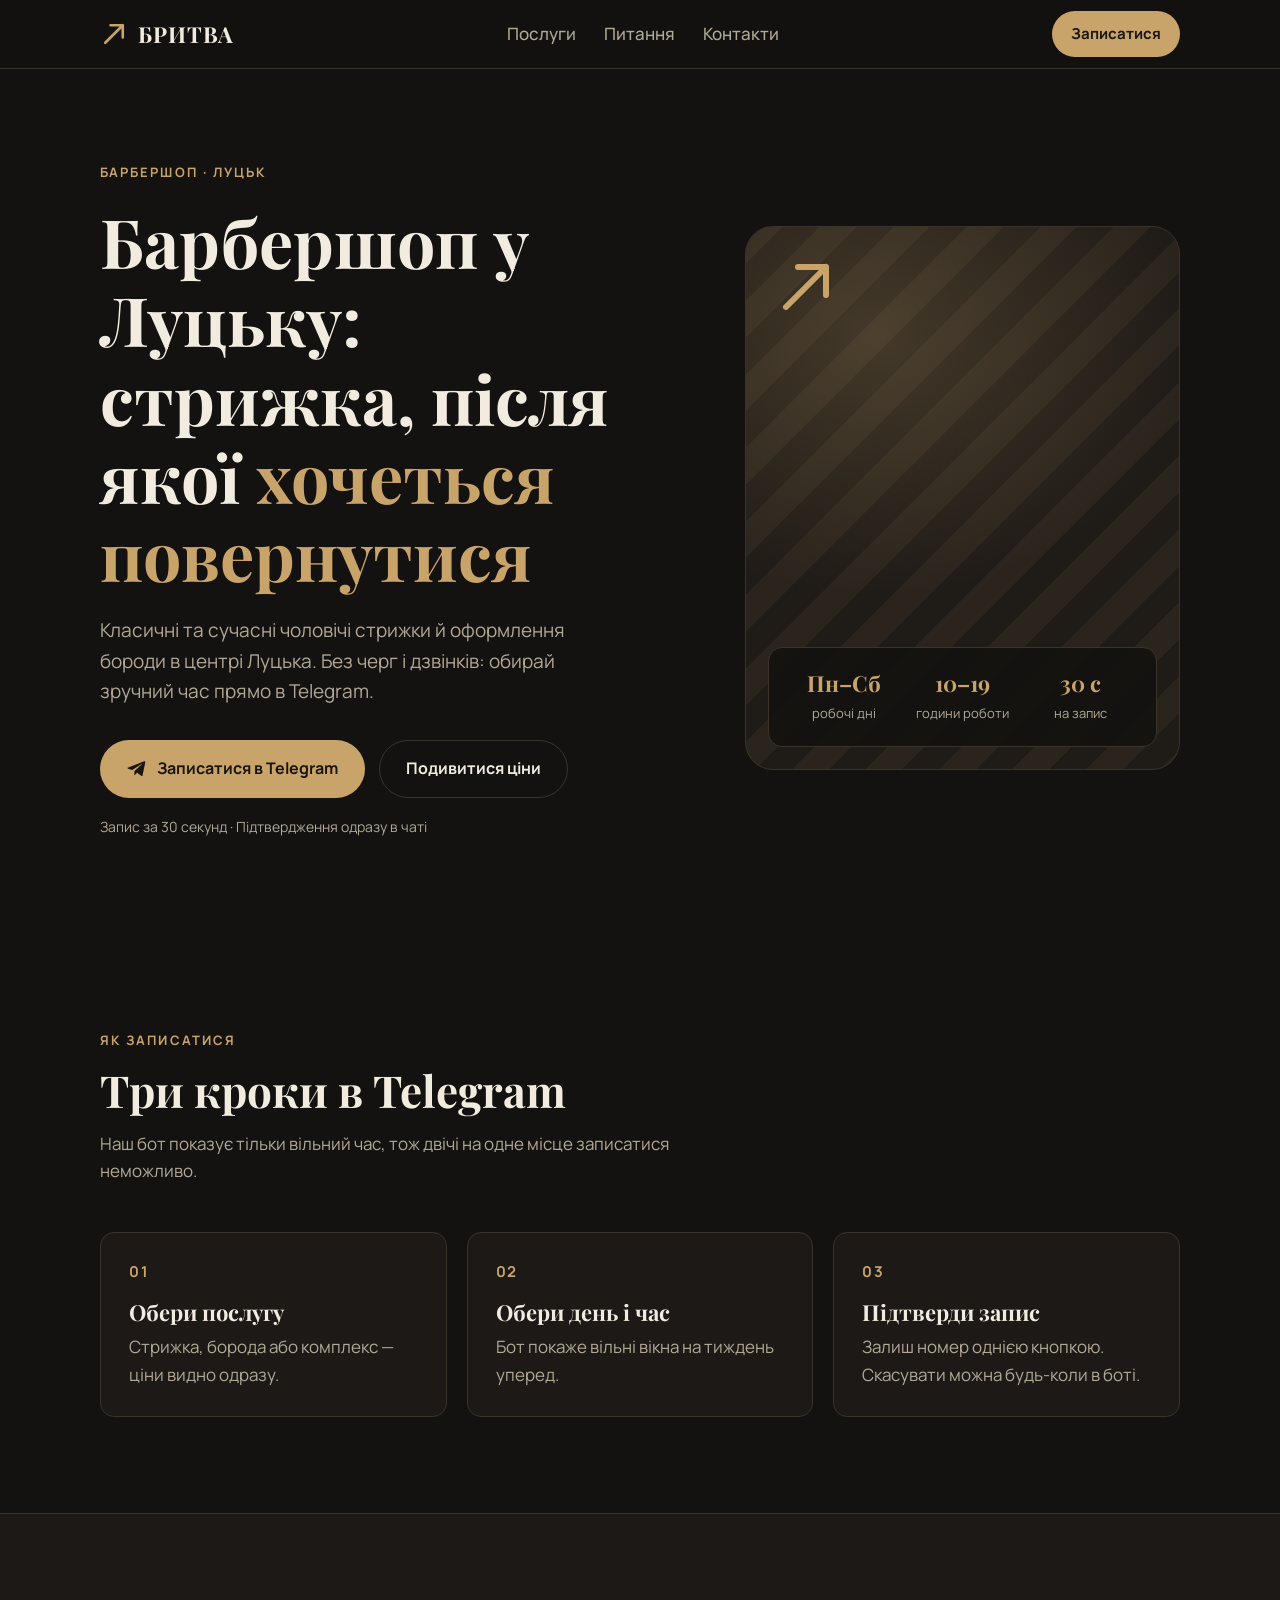
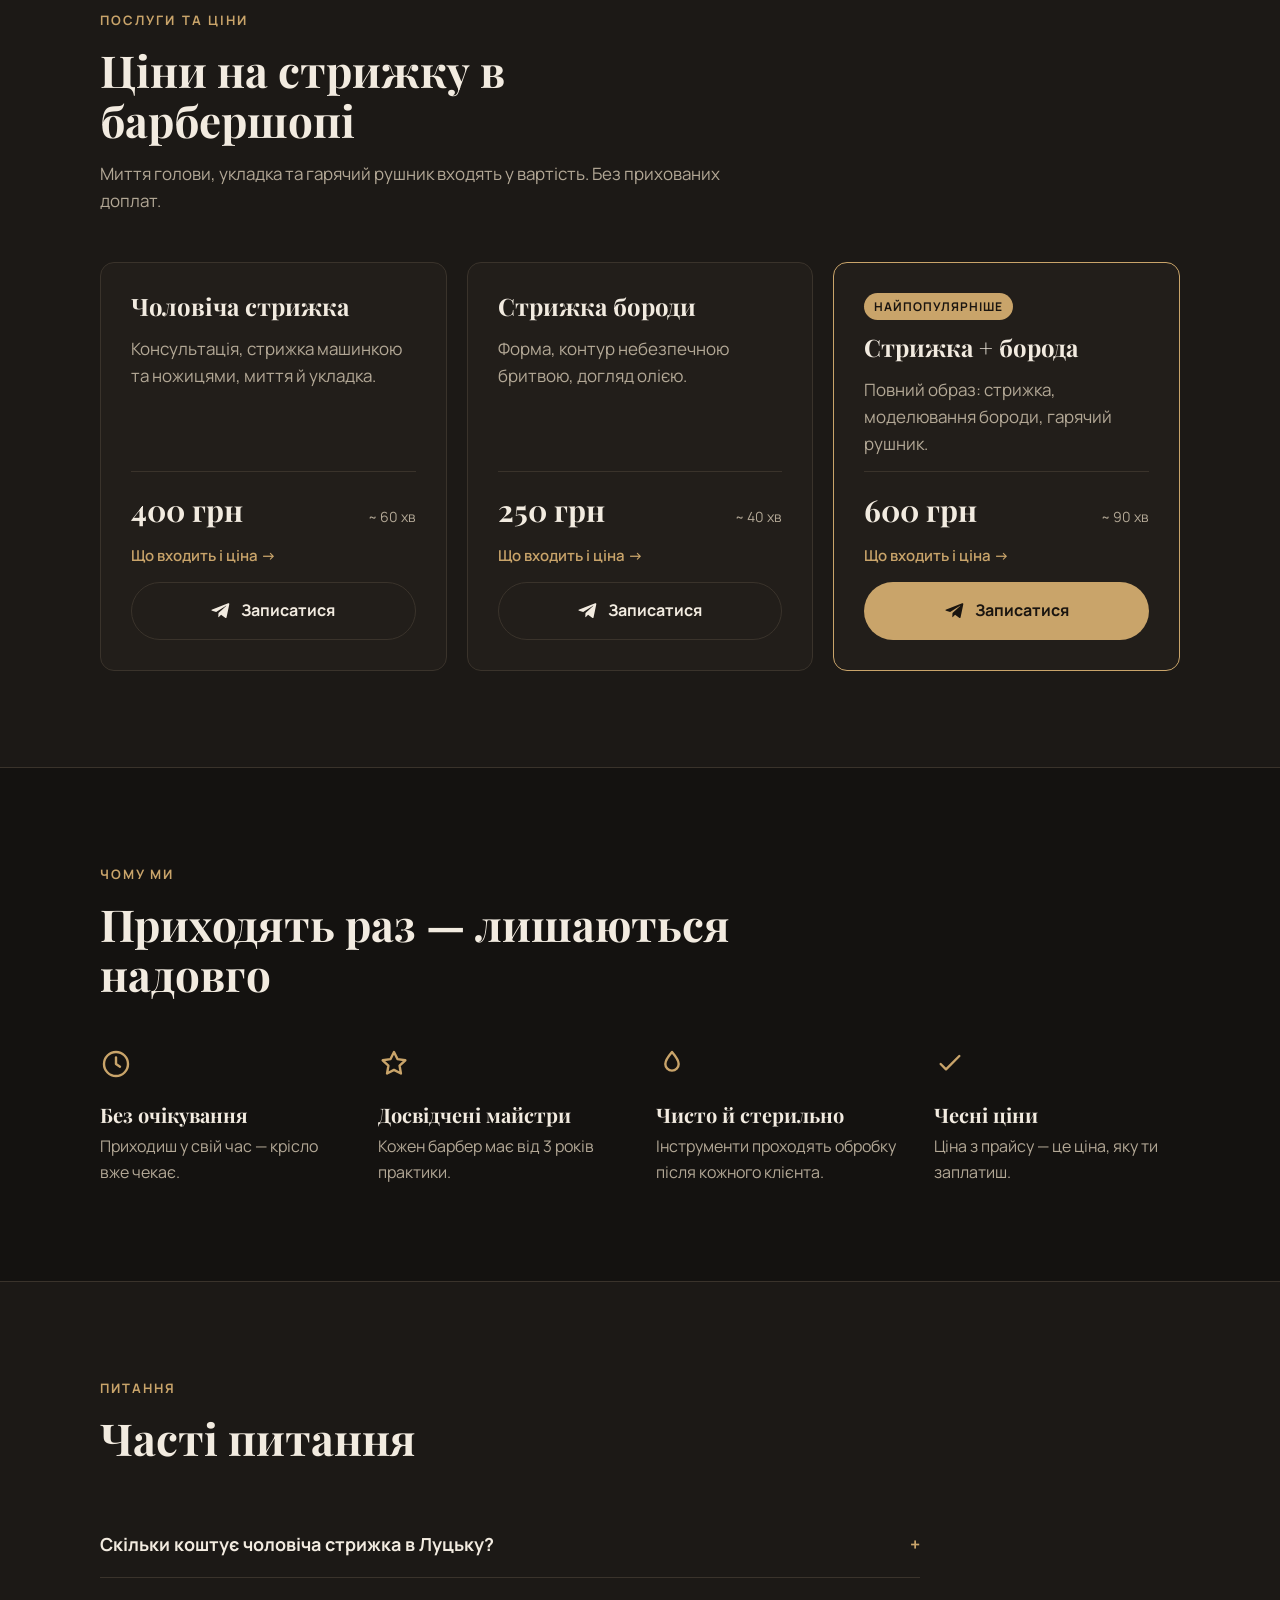
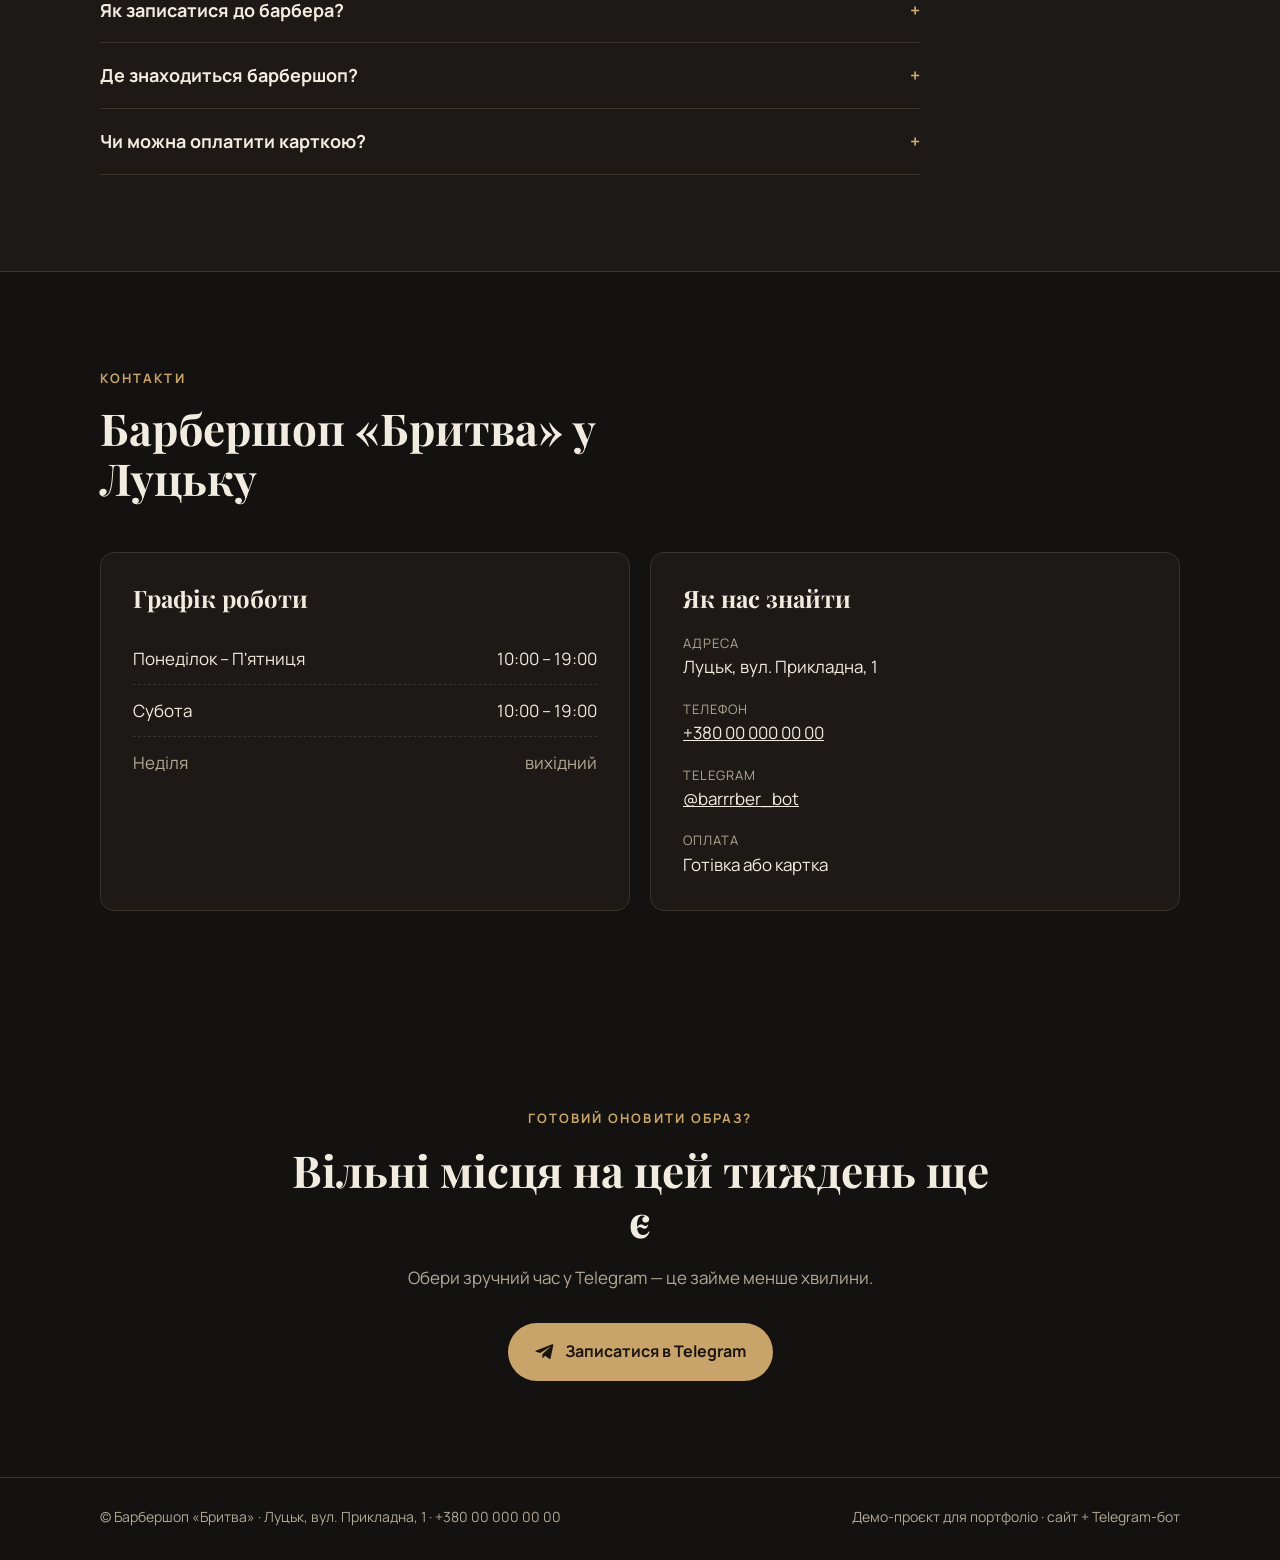
<file: docs/index.html>
<!doctype html>
<html lang="uk">
<head>
  <meta charset="utf-8">
  <meta name="viewport" content="width=device-width, initial-scale=1">
  <title>Барбершоп у Луцьку «Бритва» — стрижка від 400 грн, запис онлайн</title>
  <meta name="description" content="Барбершоп «Бритва» у Луцьку: чоловіча стрижка 400 грн, борода 250 грн, комплекс 600 грн. Запис за 30 секунд у Telegram. Пн–Сб 10:00–19:00.">
  <link rel="canonical" href="https://maksimka22.github.io/barber-bot/">
  <meta property="og:type" content="website">
  <meta property="og:locale" content="uk_UA">
  <meta property="og:site_name" content="Барбершоп «Бритва»">
  <meta property="og:title" content="Барбершоп у Луцьку «Бритва» — стрижка від 400 грн, запис онлайн">
  <meta property="og:description" content="Барбершоп «Бритва» у Луцьку: чоловіча стрижка 400 грн, борода 250 грн, комплекс 600 грн. Запис за 30 секунд у Telegram. Пн–Сб 10:00–19:00.">
  <meta property="og:url" content="https://maksimka22.github.io/barber-bot/">
  <meta property="og:image" content="https://maksimka22.github.io/barber-bot/og.jpg">
  <meta property="og:image:width" content="1200">
  <meta property="og:image:height" content="630">
  <meta name="twitter:card" content="summary_large_image">
  <link rel="icon" href="data:image/svg+xml,%3Csvg xmlns='http://www.w3.org/2000/svg' viewBox='0 0 32 32'%3E%3Crect width='32' height='32' rx='6' fill='%23141210'/%3E%3Cpath d='M9 23 23 9M13 9h10v10' stroke='%23c9a46a' stroke-width='3' fill='none' stroke-linecap='round'/%3E%3C/svg%3E">
  <link rel="preconnect" href="https://fonts.googleapis.com">
  <link rel="preconnect" href="https://fonts.gstatic.com" crossorigin>
  <link rel="preload" as="style" href="https://fonts.googleapis.com/css2?family=Manrope:wght@400;500;600;700&family=Playfair+Display:wght@600;700&display=swap" onload="this.onload=null;this.rel='stylesheet'">
  <noscript><link rel="stylesheet" href="https://fonts.googleapis.com/css2?family=Manrope:wght@400;500;600;700&family=Playfair+Display:wght@600;700&display=swap"></noscript>
  <style>
/* Барбершоп «Бритва» — спільні стилі для всіх сторінок. */
:root {
  --bg: #141210;
  --bg-2: #1c1916;
  --card: #221e1a;
  --line: #3a332b;
  --text: #f2ebe0;
  --muted: #b3a896;
  --accent: #c9a46a;
  --accent-ink: #1a1510;
  --tg: #2aabee;
  --radius: 14px;
  --wrap: 1120px;
}

* { box-sizing: border-box; }
html { scroll-behavior: smooth; }
body {
  margin: 0;
  background: var(--bg);
  color: var(--text);
  font: 400 17px/1.6 "Manrope", system-ui, sans-serif;
  -webkit-font-smoothing: antialiased;
}
a { color: inherit; }
h1, h2, h3 { font-family: "Playfair Display", Georgia, serif; line-height: 1.15; margin: 0; }
h2 { font-size: clamp(30px, 4vw, 44px); }
p { margin: 0; }
:focus-visible { outline: 2px solid var(--accent); outline-offset: 3px; }

.wrap { max-width: var(--wrap); margin: 0 auto; padding: 0 20px; }
.eyebrow {
  font-size: 13px; font-weight: 700; letter-spacing: .16em; text-transform: uppercase;
  color: var(--accent);
}
.section { padding: 96px 0; scroll-margin-top: 68px; }
.section-head { display: grid; gap: 14px; max-width: 640px; margin-bottom: 48px; }
.section-head p { color: var(--muted); }

/* Кнопки */
.btn {
  display: inline-flex; align-items: center; justify-content: center; gap: 10px;
  padding: 15px 26px; border-radius: 999px; border: 1px solid transparent;
  font-weight: 700; font-size: 16px; text-decoration: none; white-space: nowrap;
  transition: transform .15s ease, background-color .15s ease, border-color .15s ease;
}
.btn:hover { transform: translateY(-1px); }
.btn-primary { background: var(--accent); color: var(--accent-ink); }
.btn-primary:hover { background: #d8b67f; }
.btn-ghost { border-color: var(--line); color: var(--text); }
.btn-ghost:hover { border-color: var(--accent); }
.btn svg { width: 20px; height: 20px; flex: none; }

/* Шапка */
.header {
  position: sticky; top: 0; z-index: 10;
  background: rgba(20, 18, 16, .88); backdrop-filter: blur(10px);
  border-bottom: 1px solid var(--line);
}
.header .wrap { display: flex; align-items: center; justify-content: space-between; height: 68px; gap: 20px; }
.logo { display: flex; align-items: center; gap: 10px; font: 700 22px "Playfair Display", serif; text-decoration: none; letter-spacing: .04em; }
.logo svg { width: 28px; height: 28px; }
.nav { display: flex; gap: 28px; }
.nav a { color: var(--muted); text-decoration: none; font-weight: 500; }
.nav a:hover { color: var(--text); }
.header .btn { padding: 10px 18px; font-size: 15px; }

/* Перший екран */
.hero { padding: 88px 0 96px; position: relative; overflow: hidden; }
.hero .wrap { display: grid; grid-template-columns: 1.15fr .85fr; gap: 56px; align-items: center; }
.hero h1 { font-size: clamp(40px, 6vw, 68px); margin: 18px 0 22px; }
.hero h1 em { font-style: normal; color: var(--accent); }
.hero-lead { color: var(--muted); font-size: 19px; max-width: 520px; }
.hero-actions { display: flex; flex-wrap: wrap; gap: 14px; margin-top: 34px; }
.hero-note { margin-top: 18px; font-size: 14px; color: var(--muted); }

.pole {
  position: relative; aspect-ratio: 4 / 5; border-radius: 28px; overflow: hidden;
  border: 1px solid var(--line);
  background:
    repeating-linear-gradient(135deg, #2a241d 0 26px, #1f1b17 26px 52px);
}
.pole::after {
  content: ""; position: absolute; inset: 0;
  background: radial-gradient(120% 80% at 30% 20%, rgba(201,164,106,.22), transparent 60%);
}
.pole-card {
  position: absolute; left: 22px; right: 22px; bottom: 22px; z-index: 1;
  background: rgba(20, 18, 16, .92); border: 1px solid var(--line); border-radius: var(--radius);
  padding: 20px 22px; display: grid; grid-template-columns: repeat(3, 1fr); gap: 12px; text-align: center;
}
.pole-card b { display: block; font: 700 22px "Playfair Display", serif; color: var(--accent); }
.pole-card span { font-size: 13px; color: var(--muted); }
.pole-mark {
  position: absolute; top: 28px; left: 28px; z-index: 1; width: 64px; height: 64px;
  color: var(--accent);
}

/* Кроки */
.steps { display: grid; grid-template-columns: repeat(3, 1fr); gap: 20px; counter-reset: step; }
.step {
  background: var(--bg-2); border: 1px solid var(--line); border-radius: var(--radius);
  padding: 28px; counter-increment: step;
}
.step::before {
  content: counter(step, decimal-leading-zero);
  display: block; font: 700 15px "Manrope", sans-serif; color: var(--accent); letter-spacing: .1em; margin-bottom: 18px;
}
.step h3 { font-size: 22px; margin-bottom: 8px; }
.step p { color: var(--muted); }

/* Послуги */
.services { background: var(--bg-2); border-block: 1px solid var(--line); }
.price-list { display: grid; grid-template-columns: repeat(3, 1fr); gap: 20px; }
.price {
  display: flex; flex-direction: column; gap: 14px;
  background: var(--card); border: 1px solid var(--line); border-radius: var(--radius); padding: 30px;
}
.price.featured { border-color: var(--accent); }
.price-tag {
  align-self: flex-start; font-size: 12px; font-weight: 700; letter-spacing: .08em; text-transform: uppercase;
  background: var(--accent); color: var(--accent-ink); padding: 4px 10px; border-radius: 999px;
}
.price h3 { font-size: 24px; }
.price p { color: var(--muted); flex: 1; }
.price-row { display: flex; align-items: baseline; justify-content: space-between; gap: 12px; border-top: 1px solid var(--line); padding-top: 18px; }
.price-row b { font: 700 30px "Playfair Display", serif; }
.price-row span { color: var(--muted); font-size: 14px; }
.price .btn { width: 100%; }

/* Чому ми */
.features { display: grid; grid-template-columns: repeat(4, 1fr); gap: 32px; }
.feature svg { width: 32px; height: 32px; color: var(--accent); margin-bottom: 16px; }
.feature h3 { font-size: 20px; margin-bottom: 8px; }
.feature p { color: var(--muted); font-size: 16px; }

/* Контакти */
.contact-grid { display: grid; grid-template-columns: 1fr 1fr; gap: 20px; }
.panel { background: var(--bg-2); border: 1px solid var(--line); border-radius: var(--radius); padding: 32px; }
.panel h3 { font-size: 24px; margin-bottom: 20px; }
.hours { list-style: none; margin: 0; padding: 0; }
.hours li { display: flex; justify-content: space-between; padding: 12px 0; border-bottom: 1px dashed var(--line); }
.hours li:last-child { border-bottom: 0; }
.hours .off { color: var(--muted); }
.contacts { display: grid; gap: 18px; }
.contacts div span { display: block; font-size: 13px; color: var(--muted); text-transform: uppercase; letter-spacing: .08em; }

/* Фінальний заклик */
.cta { text-align: center; padding: 96px 0; }
.cta h2 { margin: 14px auto 18px; max-width: 700px; }
.cta p { color: var(--muted); margin: 0 auto 32px; max-width: 520px; }

.footer { border-top: 1px solid var(--line); padding: 28px 0 32px; color: var(--muted); font-size: 14px; }
.footer .wrap { display: flex; flex-wrap: wrap; justify-content: space-between; gap: 12px; }

/* Кнопка запису внизу на телефоні */
.mobile-cta { display: none; }

@media (max-width: 900px) {
  .hero .wrap { grid-template-columns: 1fr; gap: 40px; }
  .pole { aspect-ratio: 16 / 10; }
  .steps, .price-list { grid-template-columns: 1fr; }
  .features { grid-template-columns: 1fr 1fr; }
  .contact-grid { grid-template-columns: 1fr; }
  .nav { display: none; }
}

@media (max-width: 600px) {
  body { font-size: 16px; padding-bottom: 84px; }
  .wrap { padding: 0 16px; }
  .section, .cta { padding: 64px 0; }
  .hero { padding: 48px 0 64px; }
  .hero-actions .btn { width: 100%; }
  .pole { aspect-ratio: 4 / 3; }
  .pole-card { left: 14px; right: 14px; bottom: 14px; padding: 16px 12px; }
  .pole-card b { font-size: 18px; }
  .features { grid-template-columns: 1fr; gap: 28px; }
  .panel { padding: 24px; }
  .header .btn { display: none; }
  .mobile-cta {
    display: block; position: fixed; left: 0; right: 0; bottom: 0; z-index: 20;
    padding: 12px 16px calc(12px + env(safe-area-inset-bottom));
    background: rgba(20, 18, 16, .95); border-top: 1px solid var(--line);
  }
  .mobile-cta .btn { width: 100%; }
}

@media (prefers-reduced-motion: reduce) {
  html { scroll-behavior: auto; }
  .btn { transition: none; }
}

/* ---------- Локальне SEO: хлібні крихти, FAQ, сторінки послуг ---------- */
.breadcrumbs { font-size: 14px; color: var(--muted); margin-bottom: 18px; }
.breadcrumbs a { color: var(--muted); }
.breadcrumbs a:hover { color: var(--text); }

.faq { max-width: 820px; }
.faq details { border-bottom: 1px solid var(--line); padding: 18px 0; }
.faq summary { cursor: pointer; font-weight: 700; font-size: 18px; list-style: none; }
.faq summary::-webkit-details-marker { display: none; }
.faq summary::after { content: "+"; float: right; color: var(--accent); font-weight: 700; }
.faq details[open] summary::after { content: "–"; }
.faq details p { margin-top: 12px; color: var(--muted); }

.price h3 a { text-decoration: none; }
.price h3 a:hover { color: var(--accent); }
.price-more { font-size: 15px; font-weight: 600; color: var(--accent); text-decoration: none; }

.page-hero { padding: 56px 0 40px; }
.page-hero h1 { font-size: clamp(34px, 5vw, 54px); margin-bottom: 16px; }
.page-layout { display: grid; grid-template-columns: 1fr 340px; gap: 48px; align-items: start; padding-bottom: 72px; }
.content h2 { font-size: 28px; margin: 36px 0 14px; }
.content h2:first-child { margin-top: 0; }
.content p, .content li { color: var(--muted); }
.content ul { padding-left: 20px; margin: 0; }
.content li { margin-bottom: 8px; }
.aside { position: sticky; top: 90px; display: grid; gap: 14px; }
.aside .price-row b { font-size: 34px; }
.aside .btn { width: 100%; }
.aside-note { font-size: 14px; color: var(--muted); }
.content .other-services { display: flex; flex-wrap: wrap; gap: 10px; margin: 0; padding: 0; list-style: none; }
.other-services a { display: inline-block; padding: 10px 18px; border: 1px solid var(--line); border-radius: 999px; text-decoration: none; }
.other-services a:hover { border-color: var(--accent); color: var(--accent); }

@media (max-width: 900px) {
  .page-layout { grid-template-columns: 1fr; }
  .aside { position: static; }
}
  </style>
  <script type="application/ld+json">{"@context": "https://schema.org", "@graph": [{"@type": "HairSalon", "@id": "https://maksimka22.github.io/barber-bot/#barbershop", "name": "Барбершоп «Бритва»", "description": "Барбершоп у Луцьку: чоловічі стрижки, стрижка бороди, запис онлайн у Telegram.", "url": "https://maksimka22.github.io/barber-bot/", "image": "https://maksimka22.github.io/barber-bot/og.jpg", "telephone": "+380000000000", "priceRange": "250–600 грн", "currenciesAccepted": "UAH", "paymentAccepted": "Готівка, картка", "address": {"@type": "PostalAddress", "streetAddress": "вул. Прикладна, 1", "addressLocality": "Луцьк", "addressRegion": "Волинська область", "postalCode": "43000", "addressCountry": "UA"}, "areaServed": {"@type": "City", "name": "Луцьк"}, "openingHoursSpecification": [{"@type": "OpeningHoursSpecification", "dayOfWeek": ["Monday", "Tuesday", "Wednesday", "Thursday", "Friday", "Saturday"], "opens": "10:00", "closes": "19:00"}], "sameAs": ["https://t.me/barrrber_bot"], "potentialAction": {"@type": "ReserveAction", "name": "Записатися в Telegram", "target": "https://t.me/barrrber_bot"}, "hasOfferCatalog": {"@type": "OfferCatalog", "name": "Послуги барбершопу", "itemListElement": [{"@type": "Offer", "price": "400", "priceCurrency": "UAH", "itemOffered": {"@type": "Service", "name": "Чоловіча стрижка", "url": "https://maksimka22.github.io/barber-bot/posluhy/cholovicha-stryzhka/"}}, {"@type": "Offer", "price": "250", "priceCurrency": "UAH", "itemOffered": {"@type": "Service", "name": "Стрижка бороди", "url": "https://maksimka22.github.io/barber-bot/posluhy/stryzhka-borody/"}}, {"@type": "Offer", "price": "600", "priceCurrency": "UAH", "itemOffered": {"@type": "Service", "name": "Стрижка + борода", "url": "https://maksimka22.github.io/barber-bot/posluhy/stryzhka-i-boroda/"}}]}}, {"@type": "FAQPage", "mainEntity": [{"@type": "Question", "name": "Скільки коштує чоловіча стрижка в Луцьку?", "acceptedAnswer": {"@type": "Answer", "text": "У «Бритві» чоловіча стрижка коштує 400 грн, стрижка бороди — 250 грн, комплекс «стрижка + борода» — 600 грн. Миття голови й укладка вже входять у ціну."}}, {"@type": "Question", "name": "Як записатися до барбера?", "acceptedAnswer": {"@type": "Answer", "text": "Через Telegram-бот @barrrber_bot: оберіть послугу, день і вільний час — запис займає близько 30 секунд, підтвердження приходить одразу в чат."}}, {"@type": "Question", "name": "Де знаходиться барбершоп?", "acceptedAnswer": {"@type": "Answer", "text": "Луцьк, вул. Прикладна, 1. Графік: Пн–Сб 10:00–19:00, неділя — вихідний."}}, {"@type": "Question", "name": "Чи можна оплатити карткою?", "acceptedAnswer": {"@type": "Answer", "text": "Так, приймаємо готівку й картки."}}]}]}</script>
</head>
<body>

  <svg width="0" height="0" style="position:absolute" aria-hidden="true">
    <symbol id="i-tg" viewBox="0 0 24 24"><path fill="currentColor" d="M21.9 4.3 18.7 19.4c-.2 1-.9 1.3-1.7.8l-4.9-3.6-2.4 2.3c-.3.3-.5.5-1 .5l.3-5 9.2-8.3c.4-.4-.1-.6-.6-.2L6.2 13.1l-4.9-1.5c-1-.3-1.1-1 .2-1.5L20.6 2.8c.9-.3 1.6.2 1.3 1.5z"/></symbol>
    <symbol id="i-razor" viewBox="0 0 32 32"><path d="M6 26 26 6M12 6h14v14" stroke="currentColor" stroke-width="3" fill="none" stroke-linecap="round" stroke-linejoin="round"/></symbol>
  </svg>

  <header class="header">
    <div class="wrap">
      <a class="logo" href="" aria-label="Барбершоп «Бритва», головна">
        <svg aria-hidden="true"><use href="#i-razor" style="color: var(--accent)"/></svg>
        БРИТВА
      </a>
      <nav class="nav" aria-label="Розділи">
        <a href="#services">Послуги</a>
        <a href="#faq">Питання</a>
        <a href="#contacts">Контакти</a>
      </nav>
      <a class="btn btn-primary" href="https://t.me/barrrber_bot" target="_blank" rel="noopener">Записатися</a>
    </div>
  </header>

  <main id="top">
    <section class="hero">
      <div class="wrap">
        <div>
          <span class="eyebrow">Барбершоп · Луцьк</span>
          <h1>Барбершоп у Луцьку: стрижка, після якої <em>хочеться повернутися</em></h1>
          <p class="hero-lead">Класичні та сучасні чоловічі стрижки й оформлення бороди в центрі Луцька. Без черг і дзвінків: обирай зручний час прямо в Telegram.</p>
          <div class="hero-actions">
            <a class="btn btn-primary" href="https://t.me/barrrber_bot" target="_blank" rel="noopener">
            <svg aria-hidden="true"><use href="#i-tg"/></svg>
            Записатися в Telegram
          </a>
            <a class="btn btn-ghost" href="#services">Подивитися ціни</a>
          </div>
          <p class="hero-note">Запис за 30 секунд · Підтвердження одразу в чаті</p>
        </div>

        <div class="pole" aria-hidden="true">
          <svg class="pole-mark"><use href="#i-razor"/></svg>
          <div class="pole-card">
            <div><b>Пн–Сб</b><span>робочі дні</span></div>
            <div><b>10–19</b><span>години роботи</span></div>
            <div><b>30 с</b><span>на запис</span></div>
          </div>
        </div>
      </div>
    </section>

    <section class="section" id="how">
      <div class="wrap">
        <div class="section-head">
          <span class="eyebrow">Як записатися</span>
          <h2>Три кроки в Telegram</h2>
          <p>Наш бот показує тільки вільний час, тож двічі на одне місце записатися неможливо.</p>
        </div>
        <div class="steps">
          <div class="step">
            <h3>Обери послугу</h3>
            <p>Стрижка, борода або комплекс — ціни видно одразу.</p>
          </div>
          <div class="step">
            <h3>Обери день і час</h3>
            <p>Бот покаже вільні вікна на тиждень уперед.</p>
          </div>
          <div class="step">
            <h3>Підтверди запис</h3>
            <p>Залиш номер однією кнопкою. Скасувати можна будь-коли в боті.</p>
          </div>
        </div>
      </div>
    </section>

    <section class="section services" id="services">
      <div class="wrap">
        <div class="section-head">
          <span class="eyebrow">Послуги та ціни</span>
          <h2>Ціни на стрижку в барбершопі</h2>
          <p>Миття голови, укладка та гарячий рушник входять у вартість. Без прихованих доплат.</p>
        </div>
        <div class="price-list">
          <article class="price">
            
            <h3><a href="posluhy/cholovicha-stryzhka/">Чоловіча стрижка</a></h3>
            <p>Консультація, стрижка машинкою та ножицями, миття й укладка.</p>
            <div class="price-row"><b>400 грн</b><span>~ 60 хв</span></div>
            <a class="price-more" href="posluhy/cholovicha-stryzhka/">Що входить і ціна →</a>
            <a class="btn btn-ghost" href="https://t.me/barrrber_bot" target="_blank" rel="noopener">
            <svg aria-hidden="true"><use href="#i-tg"/></svg>
            Записатися
          </a>
          </article>
          <article class="price">
            
            <h3><a href="posluhy/stryzhka-borody/">Стрижка бороди</a></h3>
            <p>Форма, контур небезпечною бритвою, догляд олією.</p>
            <div class="price-row"><b>250 грн</b><span>~ 40 хв</span></div>
            <a class="price-more" href="posluhy/stryzhka-borody/">Що входить і ціна →</a>
            <a class="btn btn-ghost" href="https://t.me/barrrber_bot" target="_blank" rel="noopener">
            <svg aria-hidden="true"><use href="#i-tg"/></svg>
            Записатися
          </a>
          </article>
          <article class="price featured">
            <span class="price-tag">Найпопулярніше</span>
            <h3><a href="posluhy/stryzhka-i-boroda/">Стрижка + борода</a></h3>
            <p>Повний образ: стрижка, моделювання бороди, гарячий рушник.</p>
            <div class="price-row"><b>600 грн</b><span>~ 90 хв</span></div>
            <a class="price-more" href="posluhy/stryzhka-i-boroda/">Що входить і ціна →</a>
            <a class="btn btn-primary" href="https://t.me/barrrber_bot" target="_blank" rel="noopener">
            <svg aria-hidden="true"><use href="#i-tg"/></svg>
            Записатися
          </a>
          </article>
        </div>
      </div>
    </section>

    <section class="section" id="why">
      <div class="wrap">
        <div class="section-head">
          <span class="eyebrow">Чому ми</span>
          <h2>Приходять раз — лишаються надовго</h2>
        </div>
        <div class="features">
          <div class="feature">
            <svg viewBox="0 0 24 24" fill="none" stroke="currentColor" stroke-width="1.8" stroke-linecap="round" stroke-linejoin="round" aria-hidden="true"><circle cx="12" cy="12" r="9"/><path d="M12 7v5l3 2"/></svg>
            <h3>Без очікування</h3>
            <p>Приходиш у свій час — крісло вже чекає.</p>
          </div>
          <div class="feature">
            <svg viewBox="0 0 24 24" fill="none" stroke="currentColor" stroke-width="1.8" stroke-linecap="round" stroke-linejoin="round" aria-hidden="true"><path d="M12 3l2.6 5.3 5.9.9-4.3 4.1 1 5.8L12 16.4 6.8 19.1l1-5.8L3.5 9.2l5.9-.9z"/></svg>
            <h3>Досвідчені майстри</h3>
            <p>Кожен барбер має від 3 років практики.</p>
          </div>
          <div class="feature">
            <svg viewBox="0 0 24 24" fill="none" stroke="currentColor" stroke-width="1.8" stroke-linecap="round" stroke-linejoin="round" aria-hidden="true"><path d="M12 3c3 3.5 5 6.3 5 9a5 5 0 0 1-10 0c0-2.7 2-5.5 5-9z"/></svg>
            <h3>Чисто й стерильно</h3>
            <p>Інструменти проходять обробку після кожного клієнта.</p>
          </div>
          <div class="feature">
            <svg viewBox="0 0 24 24" fill="none" stroke="currentColor" stroke-width="1.8" stroke-linecap="round" stroke-linejoin="round" aria-hidden="true"><path d="M5 12l4 4L19 6"/></svg>
            <h3>Чесні ціни</h3>
            <p>Ціна з прайсу — це ціна, яку ти заплатиш.</p>
          </div>
        </div>
      </div>
    </section>

    <section class="section services" id="faq">
      <div class="wrap">
        <div class="section-head">
          <span class="eyebrow">Питання</span>
          <h2>Часті питання</h2>
        </div>
        <div class="faq">
          <details><summary>Скільки коштує чоловіча стрижка в Луцьку?</summary><p>У «Бритві» чоловіча стрижка коштує 400 грн, стрижка бороди — 250 грн, комплекс «стрижка + борода» — 600 грн. Миття голови й укладка вже входять у ціну.</p></details>
          <details><summary>Як записатися до барбера?</summary><p>Через Telegram-бот @barrrber_bot: оберіть послугу, день і вільний час — запис займає близько 30 секунд, підтвердження приходить одразу в чат.</p></details>
          <details><summary>Де знаходиться барбершоп?</summary><p>Луцьк, вул. Прикладна, 1. Графік: Пн–Сб 10:00–19:00, неділя — вихідний.</p></details>
          <details><summary>Чи можна оплатити карткою?</summary><p>Так, приймаємо готівку й картки.</p></details>
        </div>
      </div>
    </section>

    <section class="section" id="contacts">
      <div class="wrap">
        <div class="section-head">
          <span class="eyebrow">Контакти</span>
          <h2>Барбершоп «Бритва» у Луцьку</h2>
        </div>
        <div class="contact-grid">
          <div class="panel">
            <h3>Графік роботи</h3>
            <ul class="hours">
              <li><span>Понеділок – П'ятниця</span><span>10:00 – 19:00</span></li>
              <li><span>Субота</span><span>10:00 – 19:00</span></li>
              <li class="off"><span>Неділя</span><span>вихідний</span></li>
            </ul>
          </div>
          <div class="panel">
            <h3>Як нас знайти</h3>
            <div class="contacts">
              <div><span>Адреса</span>Луцьк, вул. Прикладна, 1</div>
              <div><span>Телефон</span><a href="tel:+380000000000">+380 00 000 00 00</a></div>
              <div><span>Telegram</span><a href="https://t.me/barrrber_bot" target="_blank" rel="noopener">@barrrber_bot</a></div>
              <div><span>Оплата</span>Готівка або картка</div>
            </div>
          </div>
        </div>
      </div>
    </section>

    <section class="cta">
      <div class="wrap">
        <span class="eyebrow">Готовий оновити образ?</span>
        <h2>Вільні місця на цей тиждень ще є</h2>
        <p>Обери зручний час у Telegram — це займе менше хвилини.</p>
        <a class="btn btn-primary" href="https://t.me/barrrber_bot" target="_blank" rel="noopener">
            <svg aria-hidden="true"><use href="#i-tg"/></svg>
            Записатися в Telegram
          </a>
      </div>
    </section>
  </main>

  <footer class="footer">
    <div class="wrap">
      <span>© Барбершоп «Бритва» · Луцьк, вул. Прикладна, 1 · +380 00 000 00 00</span>
      <span>Демо-проєкт для портфоліо · сайт + Telegram-бот</span>
    </div>
  </footer>

  <div class="mobile-cta">
    <a class="btn btn-primary" href="https://t.me/barrrber_bot" target="_blank" rel="noopener">
            <svg aria-hidden="true"><use href="#i-tg"/></svg>
            Записатися в Telegram
          </a>
  </div>

</body>
</html>
</file>
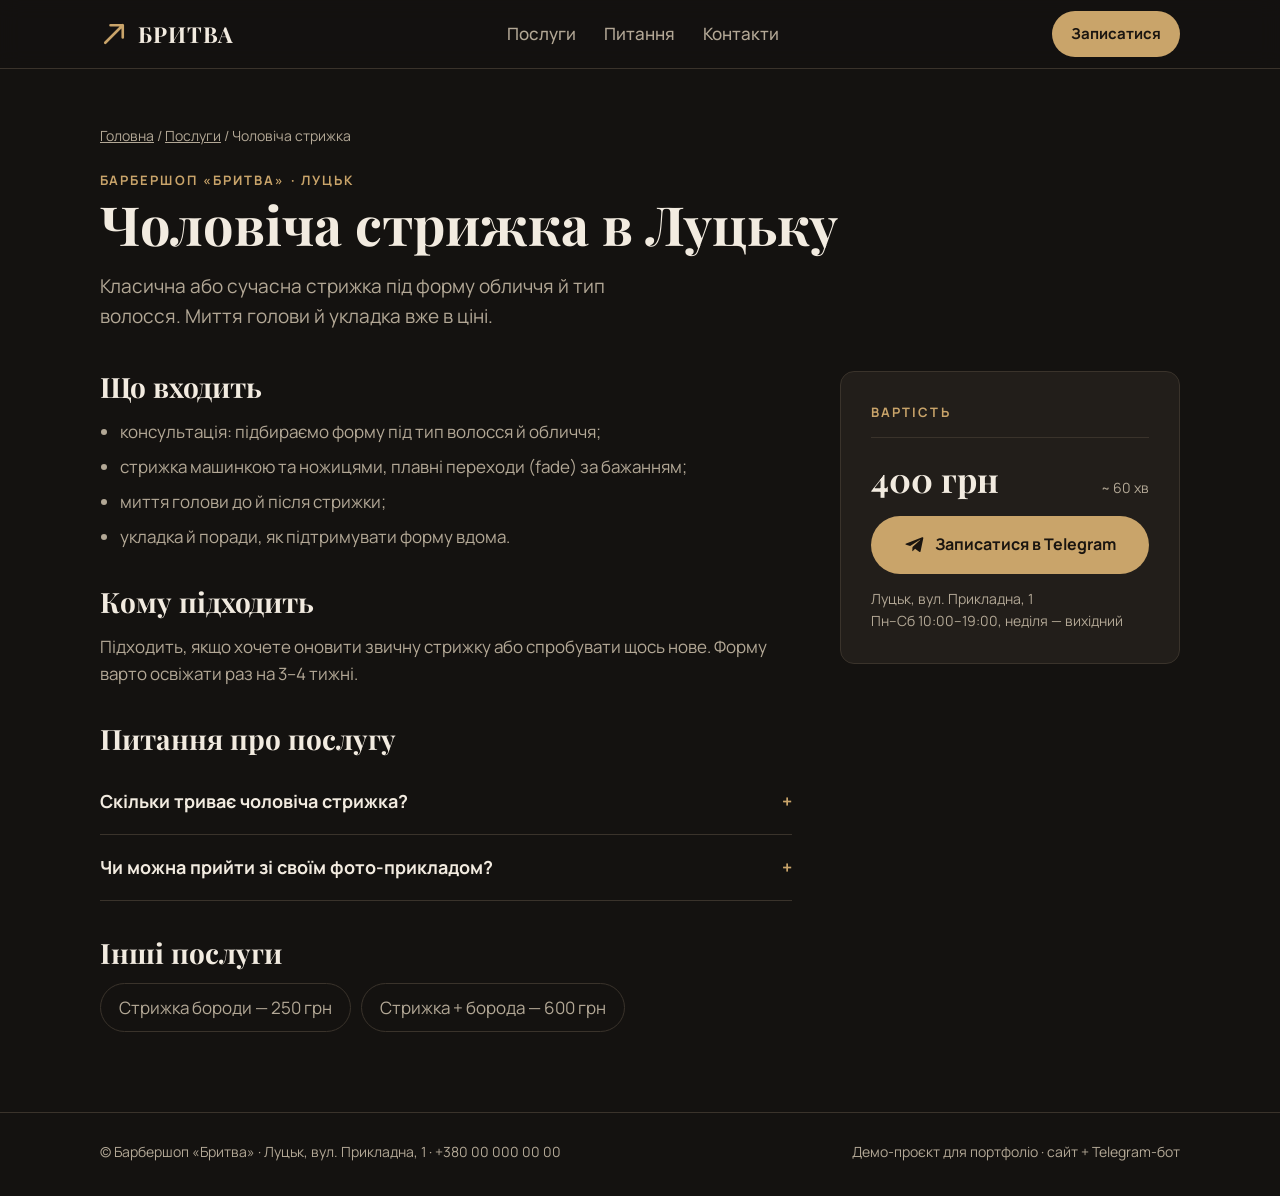
<file: docs/posluhy/cholovicha-stryzhka/index.html>
<!doctype html>
<html lang="uk">
<head>
  <meta charset="utf-8">
  <meta name="viewport" content="width=device-width, initial-scale=1">
  <title>Чоловіча стрижка в Луцьку — 400 грн | Барбершоп «Бритва»</title>
  <meta name="description" content="Чоловіча стрижка в барбершопі «Бритва», Луцьк: 400 грн, близько 60 хв. Консультація, стрижка машинкою та ножицями, миття й укладка. Запис онлайн у Telegram.">
  <link rel="canonical" href="https://maksimka22.github.io/barber-bot/posluhy/cholovicha-stryzhka/">
  <meta property="og:type" content="website">
  <meta property="og:locale" content="uk_UA">
  <meta property="og:site_name" content="Барбершоп «Бритва»">
  <meta property="og:title" content="Чоловіча стрижка в Луцьку — 400 грн | Барбершоп «Бритва»">
  <meta property="og:description" content="Чоловіча стрижка в барбершопі «Бритва», Луцьк: 400 грн, близько 60 хв. Консультація, стрижка машинкою та ножицями, миття й укладка. Запис онлайн у Telegram.">
  <meta property="og:url" content="https://maksimka22.github.io/barber-bot/posluhy/cholovicha-stryzhka/">
  <meta property="og:image" content="https://maksimka22.github.io/barber-bot/og.jpg">
  <meta property="og:image:width" content="1200">
  <meta property="og:image:height" content="630">
  <meta name="twitter:card" content="summary_large_image">
  <link rel="icon" href="data:image/svg+xml,%3Csvg xmlns='http://www.w3.org/2000/svg' viewBox='0 0 32 32'%3E%3Crect width='32' height='32' rx='6' fill='%23141210'/%3E%3Cpath d='M9 23 23 9M13 9h10v10' stroke='%23c9a46a' stroke-width='3' fill='none' stroke-linecap='round'/%3E%3C/svg%3E">
  <link rel="preconnect" href="https://fonts.googleapis.com">
  <link rel="preconnect" href="https://fonts.gstatic.com" crossorigin>
  <link rel="preload" as="style" href="https://fonts.googleapis.com/css2?family=Manrope:wght@400;500;600;700&family=Playfair+Display:wght@600;700&display=swap" onload="this.onload=null;this.rel='stylesheet'">
  <noscript><link rel="stylesheet" href="https://fonts.googleapis.com/css2?family=Manrope:wght@400;500;600;700&family=Playfair+Display:wght@600;700&display=swap"></noscript>
  <style>
/* Барбершоп «Бритва» — спільні стилі для всіх сторінок. */
:root {
  --bg: #141210;
  --bg-2: #1c1916;
  --card: #221e1a;
  --line: #3a332b;
  --text: #f2ebe0;
  --muted: #b3a896;
  --accent: #c9a46a;
  --accent-ink: #1a1510;
  --tg: #2aabee;
  --radius: 14px;
  --wrap: 1120px;
}

* { box-sizing: border-box; }
html { scroll-behavior: smooth; }
body {
  margin: 0;
  background: var(--bg);
  color: var(--text);
  font: 400 17px/1.6 "Manrope", system-ui, sans-serif;
  -webkit-font-smoothing: antialiased;
}
a { color: inherit; }
h1, h2, h3 { font-family: "Playfair Display", Georgia, serif; line-height: 1.15; margin: 0; }
h2 { font-size: clamp(30px, 4vw, 44px); }
p { margin: 0; }
:focus-visible { outline: 2px solid var(--accent); outline-offset: 3px; }

.wrap { max-width: var(--wrap); margin: 0 auto; padding: 0 20px; }
.eyebrow {
  font-size: 13px; font-weight: 700; letter-spacing: .16em; text-transform: uppercase;
  color: var(--accent);
}
.section { padding: 96px 0; scroll-margin-top: 68px; }
.section-head { display: grid; gap: 14px; max-width: 640px; margin-bottom: 48px; }
.section-head p { color: var(--muted); }

/* Кнопки */
.btn {
  display: inline-flex; align-items: center; justify-content: center; gap: 10px;
  padding: 15px 26px; border-radius: 999px; border: 1px solid transparent;
  font-weight: 700; font-size: 16px; text-decoration: none; white-space: nowrap;
  transition: transform .15s ease, background-color .15s ease, border-color .15s ease;
}
.btn:hover { transform: translateY(-1px); }
.btn-primary { background: var(--accent); color: var(--accent-ink); }
.btn-primary:hover { background: #d8b67f; }
.btn-ghost { border-color: var(--line); color: var(--text); }
.btn-ghost:hover { border-color: var(--accent); }
.btn svg { width: 20px; height: 20px; flex: none; }

/* Шапка */
.header {
  position: sticky; top: 0; z-index: 10;
  background: rgba(20, 18, 16, .88); backdrop-filter: blur(10px);
  border-bottom: 1px solid var(--line);
}
.header .wrap { display: flex; align-items: center; justify-content: space-between; height: 68px; gap: 20px; }
.logo { display: flex; align-items: center; gap: 10px; font: 700 22px "Playfair Display", serif; text-decoration: none; letter-spacing: .04em; }
.logo svg { width: 28px; height: 28px; }
.nav { display: flex; gap: 28px; }
.nav a { color: var(--muted); text-decoration: none; font-weight: 500; }
.nav a:hover { color: var(--text); }
.header .btn { padding: 10px 18px; font-size: 15px; }

/* Перший екран */
.hero { padding: 88px 0 96px; position: relative; overflow: hidden; }
.hero .wrap { display: grid; grid-template-columns: 1.15fr .85fr; gap: 56px; align-items: center; }
.hero h1 { font-size: clamp(40px, 6vw, 68px); margin: 18px 0 22px; }
.hero h1 em { font-style: normal; color: var(--accent); }
.hero-lead { color: var(--muted); font-size: 19px; max-width: 520px; }
.hero-actions { display: flex; flex-wrap: wrap; gap: 14px; margin-top: 34px; }
.hero-note { margin-top: 18px; font-size: 14px; color: var(--muted); }

.pole {
  position: relative; aspect-ratio: 4 / 5; border-radius: 28px; overflow: hidden;
  border: 1px solid var(--line);
  background:
    repeating-linear-gradient(135deg, #2a241d 0 26px, #1f1b17 26px 52px);
}
.pole::after {
  content: ""; position: absolute; inset: 0;
  background: radial-gradient(120% 80% at 30% 20%, rgba(201,164,106,.22), transparent 60%);
}
.pole-card {
  position: absolute; left: 22px; right: 22px; bottom: 22px; z-index: 1;
  background: rgba(20, 18, 16, .92); border: 1px solid var(--line); border-radius: var(--radius);
  padding: 20px 22px; display: grid; grid-template-columns: repeat(3, 1fr); gap: 12px; text-align: center;
}
.pole-card b { display: block; font: 700 22px "Playfair Display", serif; color: var(--accent); }
.pole-card span { font-size: 13px; color: var(--muted); }
.pole-mark {
  position: absolute; top: 28px; left: 28px; z-index: 1; width: 64px; height: 64px;
  color: var(--accent);
}

/* Кроки */
.steps { display: grid; grid-template-columns: repeat(3, 1fr); gap: 20px; counter-reset: step; }
.step {
  background: var(--bg-2); border: 1px solid var(--line); border-radius: var(--radius);
  padding: 28px; counter-increment: step;
}
.step::before {
  content: counter(step, decimal-leading-zero);
  display: block; font: 700 15px "Manrope", sans-serif; color: var(--accent); letter-spacing: .1em; margin-bottom: 18px;
}
.step h3 { font-size: 22px; margin-bottom: 8px; }
.step p { color: var(--muted); }

/* Послуги */
.services { background: var(--bg-2); border-block: 1px solid var(--line); }
.price-list { display: grid; grid-template-columns: repeat(3, 1fr); gap: 20px; }
.price {
  display: flex; flex-direction: column; gap: 14px;
  background: var(--card); border: 1px solid var(--line); border-radius: var(--radius); padding: 30px;
}
.price.featured { border-color: var(--accent); }
.price-tag {
  align-self: flex-start; font-size: 12px; font-weight: 700; letter-spacing: .08em; text-transform: uppercase;
  background: var(--accent); color: var(--accent-ink); padding: 4px 10px; border-radius: 999px;
}
.price h3 { font-size: 24px; }
.price p { color: var(--muted); flex: 1; }
.price-row { display: flex; align-items: baseline; justify-content: space-between; gap: 12px; border-top: 1px solid var(--line); padding-top: 18px; }
.price-row b { font: 700 30px "Playfair Display", serif; }
.price-row span { color: var(--muted); font-size: 14px; }
.price .btn { width: 100%; }

/* Чому ми */
.features { display: grid; grid-template-columns: repeat(4, 1fr); gap: 32px; }
.feature svg { width: 32px; height: 32px; color: var(--accent); margin-bottom: 16px; }
.feature h3 { font-size: 20px; margin-bottom: 8px; }
.feature p { color: var(--muted); font-size: 16px; }

/* Контакти */
.contact-grid { display: grid; grid-template-columns: 1fr 1fr; gap: 20px; }
.panel { background: var(--bg-2); border: 1px solid var(--line); border-radius: var(--radius); padding: 32px; }
.panel h3 { font-size: 24px; margin-bottom: 20px; }
.hours { list-style: none; margin: 0; padding: 0; }
.hours li { display: flex; justify-content: space-between; padding: 12px 0; border-bottom: 1px dashed var(--line); }
.hours li:last-child { border-bottom: 0; }
.hours .off { color: var(--muted); }
.contacts { display: grid; gap: 18px; }
.contacts div span { display: block; font-size: 13px; color: var(--muted); text-transform: uppercase; letter-spacing: .08em; }

/* Фінальний заклик */
.cta { text-align: center; padding: 96px 0; }
.cta h2 { margin: 14px auto 18px; max-width: 700px; }
.cta p { color: var(--muted); margin: 0 auto 32px; max-width: 520px; }

.footer { border-top: 1px solid var(--line); padding: 28px 0 32px; color: var(--muted); font-size: 14px; }
.footer .wrap { display: flex; flex-wrap: wrap; justify-content: space-between; gap: 12px; }

/* Кнопка запису внизу на телефоні */
.mobile-cta { display: none; }

@media (max-width: 900px) {
  .hero .wrap { grid-template-columns: 1fr; gap: 40px; }
  .pole { aspect-ratio: 16 / 10; }
  .steps, .price-list { grid-template-columns: 1fr; }
  .features { grid-template-columns: 1fr 1fr; }
  .contact-grid { grid-template-columns: 1fr; }
  .nav { display: none; }
}

@media (max-width: 600px) {
  body { font-size: 16px; padding-bottom: 84px; }
  .wrap { padding: 0 16px; }
  .section, .cta { padding: 64px 0; }
  .hero { padding: 48px 0 64px; }
  .hero-actions .btn { width: 100%; }
  .pole { aspect-ratio: 4 / 3; }
  .pole-card { left: 14px; right: 14px; bottom: 14px; padding: 16px 12px; }
  .pole-card b { font-size: 18px; }
  .features { grid-template-columns: 1fr; gap: 28px; }
  .panel { padding: 24px; }
  .header .btn { display: none; }
  .mobile-cta {
    display: block; position: fixed; left: 0; right: 0; bottom: 0; z-index: 20;
    padding: 12px 16px calc(12px + env(safe-area-inset-bottom));
    background: rgba(20, 18, 16, .95); border-top: 1px solid var(--line);
  }
  .mobile-cta .btn { width: 100%; }
}

@media (prefers-reduced-motion: reduce) {
  html { scroll-behavior: auto; }
  .btn { transition: none; }
}

/* ---------- Локальне SEO: хлібні крихти, FAQ, сторінки послуг ---------- */
.breadcrumbs { font-size: 14px; color: var(--muted); margin-bottom: 18px; }
.breadcrumbs a { color: var(--muted); }
.breadcrumbs a:hover { color: var(--text); }

.faq { max-width: 820px; }
.faq details { border-bottom: 1px solid var(--line); padding: 18px 0; }
.faq summary { cursor: pointer; font-weight: 700; font-size: 18px; list-style: none; }
.faq summary::-webkit-details-marker { display: none; }
.faq summary::after { content: "+"; float: right; color: var(--accent); font-weight: 700; }
.faq details[open] summary::after { content: "–"; }
.faq details p { margin-top: 12px; color: var(--muted); }

.price h3 a { text-decoration: none; }
.price h3 a:hover { color: var(--accent); }
.price-more { font-size: 15px; font-weight: 600; color: var(--accent); text-decoration: none; }

.page-hero { padding: 56px 0 40px; }
.page-hero h1 { font-size: clamp(34px, 5vw, 54px); margin-bottom: 16px; }
.page-layout { display: grid; grid-template-columns: 1fr 340px; gap: 48px; align-items: start; padding-bottom: 72px; }
.content h2 { font-size: 28px; margin: 36px 0 14px; }
.content h2:first-child { margin-top: 0; }
.content p, .content li { color: var(--muted); }
.content ul { padding-left: 20px; margin: 0; }
.content li { margin-bottom: 8px; }
.aside { position: sticky; top: 90px; display: grid; gap: 14px; }
.aside .price-row b { font-size: 34px; }
.aside .btn { width: 100%; }
.aside-note { font-size: 14px; color: var(--muted); }
.content .other-services { display: flex; flex-wrap: wrap; gap: 10px; margin: 0; padding: 0; list-style: none; }
.other-services a { display: inline-block; padding: 10px 18px; border: 1px solid var(--line); border-radius: 999px; text-decoration: none; }
.other-services a:hover { border-color: var(--accent); color: var(--accent); }

@media (max-width: 900px) {
  .page-layout { grid-template-columns: 1fr; }
  .aside { position: static; }
}
  </style>
  <script type="application/ld+json">{"@context": "https://schema.org", "@graph": [{"@type": "HairSalon", "@id": "https://maksimka22.github.io/barber-bot/#barbershop", "name": "Барбершоп «Бритва»", "description": "Барбершоп у Луцьку: чоловічі стрижки, стрижка бороди, запис онлайн у Telegram.", "url": "https://maksimka22.github.io/barber-bot/", "image": "https://maksimka22.github.io/barber-bot/og.jpg", "telephone": "+380000000000", "priceRange": "250–600 грн", "currenciesAccepted": "UAH", "paymentAccepted": "Готівка, картка", "address": {"@type": "PostalAddress", "streetAddress": "вул. Прикладна, 1", "addressLocality": "Луцьк", "addressRegion": "Волинська область", "postalCode": "43000", "addressCountry": "UA"}, "areaServed": {"@type": "City", "name": "Луцьк"}, "openingHoursSpecification": [{"@type": "OpeningHoursSpecification", "dayOfWeek": ["Monday", "Tuesday", "Wednesday", "Thursday", "Friday", "Saturday"], "opens": "10:00", "closes": "19:00"}], "sameAs": ["https://t.me/barrrber_bot"], "potentialAction": {"@type": "ReserveAction", "name": "Записатися в Telegram", "target": "https://t.me/barrrber_bot"}, "hasOfferCatalog": {"@type": "OfferCatalog", "name": "Послуги барбершопу", "itemListElement": [{"@type": "Offer", "price": "400", "priceCurrency": "UAH", "itemOffered": {"@type": "Service", "name": "Чоловіча стрижка", "url": "https://maksimka22.github.io/barber-bot/posluhy/cholovicha-stryzhka/"}}, {"@type": "Offer", "price": "250", "priceCurrency": "UAH", "itemOffered": {"@type": "Service", "name": "Стрижка бороди", "url": "https://maksimka22.github.io/barber-bot/posluhy/stryzhka-borody/"}}, {"@type": "Offer", "price": "600", "priceCurrency": "UAH", "itemOffered": {"@type": "Service", "name": "Стрижка + борода", "url": "https://maksimka22.github.io/barber-bot/posluhy/stryzhka-i-boroda/"}}]}}, {"@type": "Service", "name": "Чоловіча стрижка", "serviceType": "Чоловіча стрижка", "url": "https://maksimka22.github.io/barber-bot/posluhy/cholovicha-stryzhka/", "provider": {"@id": "https://maksimka22.github.io/barber-bot/#barbershop"}, "areaServed": {"@type": "City", "name": "Луцьк"}, "offers": {"@type": "Offer", "price": "400", "priceCurrency": "UAH"}}, {"@type": "BreadcrumbList", "itemListElement": [{"@type": "ListItem", "position": 1, "name": "Головна", "item": "https://maksimka22.github.io/barber-bot/"}, {"@type": "ListItem", "position": 2, "name": "Послуги", "item": "https://maksimka22.github.io/barber-bot/#services"}, {"@type": "ListItem", "position": 3, "name": "Чоловіча стрижка", "item": "https://maksimka22.github.io/barber-bot/posluhy/cholovicha-stryzhka/"}]}, {"@type": "FAQPage", "mainEntity": [{"@type": "Question", "name": "Скільки триває чоловіча стрижка?", "acceptedAnswer": {"@type": "Answer", "text": "Близько 60 хвилин разом із миттям голови й укладкою."}}, {"@type": "Question", "name": "Чи можна прийти зі своїм фото-прикладом?", "acceptedAnswer": {"@type": "Answer", "text": "Так, покажіть фото майстру — він скаже, чи підійде така форма вашому волоссю."}}]}]}</script>
</head>
<body>

  <svg width="0" height="0" style="position:absolute" aria-hidden="true">
    <symbol id="i-tg" viewBox="0 0 24 24"><path fill="currentColor" d="M21.9 4.3 18.7 19.4c-.2 1-.9 1.3-1.7.8l-4.9-3.6-2.4 2.3c-.3.3-.5.5-1 .5l.3-5 9.2-8.3c.4-.4-.1-.6-.6-.2L6.2 13.1l-4.9-1.5c-1-.3-1.1-1 .2-1.5L20.6 2.8c.9-.3 1.6.2 1.3 1.5z"/></symbol>
    <symbol id="i-razor" viewBox="0 0 32 32"><path d="M6 26 26 6M12 6h14v14" stroke="currentColor" stroke-width="3" fill="none" stroke-linecap="round" stroke-linejoin="round"/></symbol>
  </svg>

  <header class="header">
    <div class="wrap">
      <a class="logo" href="../../" aria-label="Барбершоп «Бритва», головна">
        <svg aria-hidden="true"><use href="#i-razor" style="color: var(--accent)"/></svg>
        БРИТВА
      </a>
      <nav class="nav" aria-label="Розділи">
        <a href="../../#services">Послуги</a>
        <a href="../../#faq">Питання</a>
        <a href="../../#contacts">Контакти</a>
      </nav>
      <a class="btn btn-primary" href="https://t.me/barrrber_bot" target="_blank" rel="noopener">Записатися</a>
    </div>
  </header>

  <main id="top">
    <section class="page-hero">
      <div class="wrap">
        <nav class="breadcrumbs" aria-label="Хлібні крихти"><a href="../../">Головна</a> / <a href="../../#services">Послуги</a> / <span aria-current="page">Чоловіча стрижка</span></nav>
        <span class="eyebrow">Барбершоп «Бритва» · Луцьк</span>
        <h1>Чоловіча стрижка в Луцьку</h1>
        <p class="hero-lead">Класична або сучасна стрижка під форму обличчя й тип волосся. Миття голови й укладка вже в ціні.</p>
      </div>
    </section>

    <div class="wrap page-layout">
      <article class="content">
        <h2>Що входить</h2>
        <ul>
              <li>консультація: підбираємо форму під тип волосся й обличчя;</li>
              <li>стрижка машинкою та ножицями, плавні переходи (fade) за бажанням;</li>
              <li>миття голови до й після стрижки;</li>
              <li>укладка й поради, як підтримувати форму вдома.</li>
        </ul>

        <h2>Кому підходить</h2>
        <p>Підходить, якщо хочете оновити звичну стрижку або спробувати щось нове. Форму варто освіжати раз на 3–4 тижні.</p>

        <h2>Питання про послугу</h2>
        <div class="faq">
          <details><summary>Скільки триває чоловіча стрижка?</summary><p>Близько 60 хвилин разом із миттям голови й укладкою.</p></details>
          <details><summary>Чи можна прийти зі своїм фото-прикладом?</summary><p>Так, покажіть фото майстру — він скаже, чи підійде така форма вашому волоссю.</p></details>
        </div>

        <h2>Інші послуги</h2>
        <ul class="other-services">
              <li><a href="../stryzhka-borody/">Стрижка бороди — 250 грн</a></li>
              <li><a href="../stryzhka-i-boroda/">Стрижка + борода — 600 грн</a></li>
        </ul>
      </article>

      <aside class="aside price">
        <span class="eyebrow">Вартість</span>
        <div class="price-row"><b>400 грн</b><span>~ 60 хв</span></div>
        <a class="btn btn-primary" href="https://t.me/barrrber_bot" target="_blank" rel="noopener">
            <svg aria-hidden="true"><use href="#i-tg"/></svg>
            Записатися в Telegram
          </a>
        <p class="aside-note">Луцьк, вул. Прикладна, 1<br>Пн–Сб 10:00–19:00, неділя — вихідний</p>
      </aside>
    </div>
  </main>

  <footer class="footer">
    <div class="wrap">
      <span>© Барбершоп «Бритва» · Луцьк, вул. Прикладна, 1 · +380 00 000 00 00</span>
      <span>Демо-проєкт для портфоліо · сайт + Telegram-бот</span>
    </div>
  </footer>

  <div class="mobile-cta">
    <a class="btn btn-primary" href="https://t.me/barrrber_bot" target="_blank" rel="noopener">
            <svg aria-hidden="true"><use href="#i-tg"/></svg>
            Записатися в Telegram
          </a>
  </div>

</body>
</html>
</file>
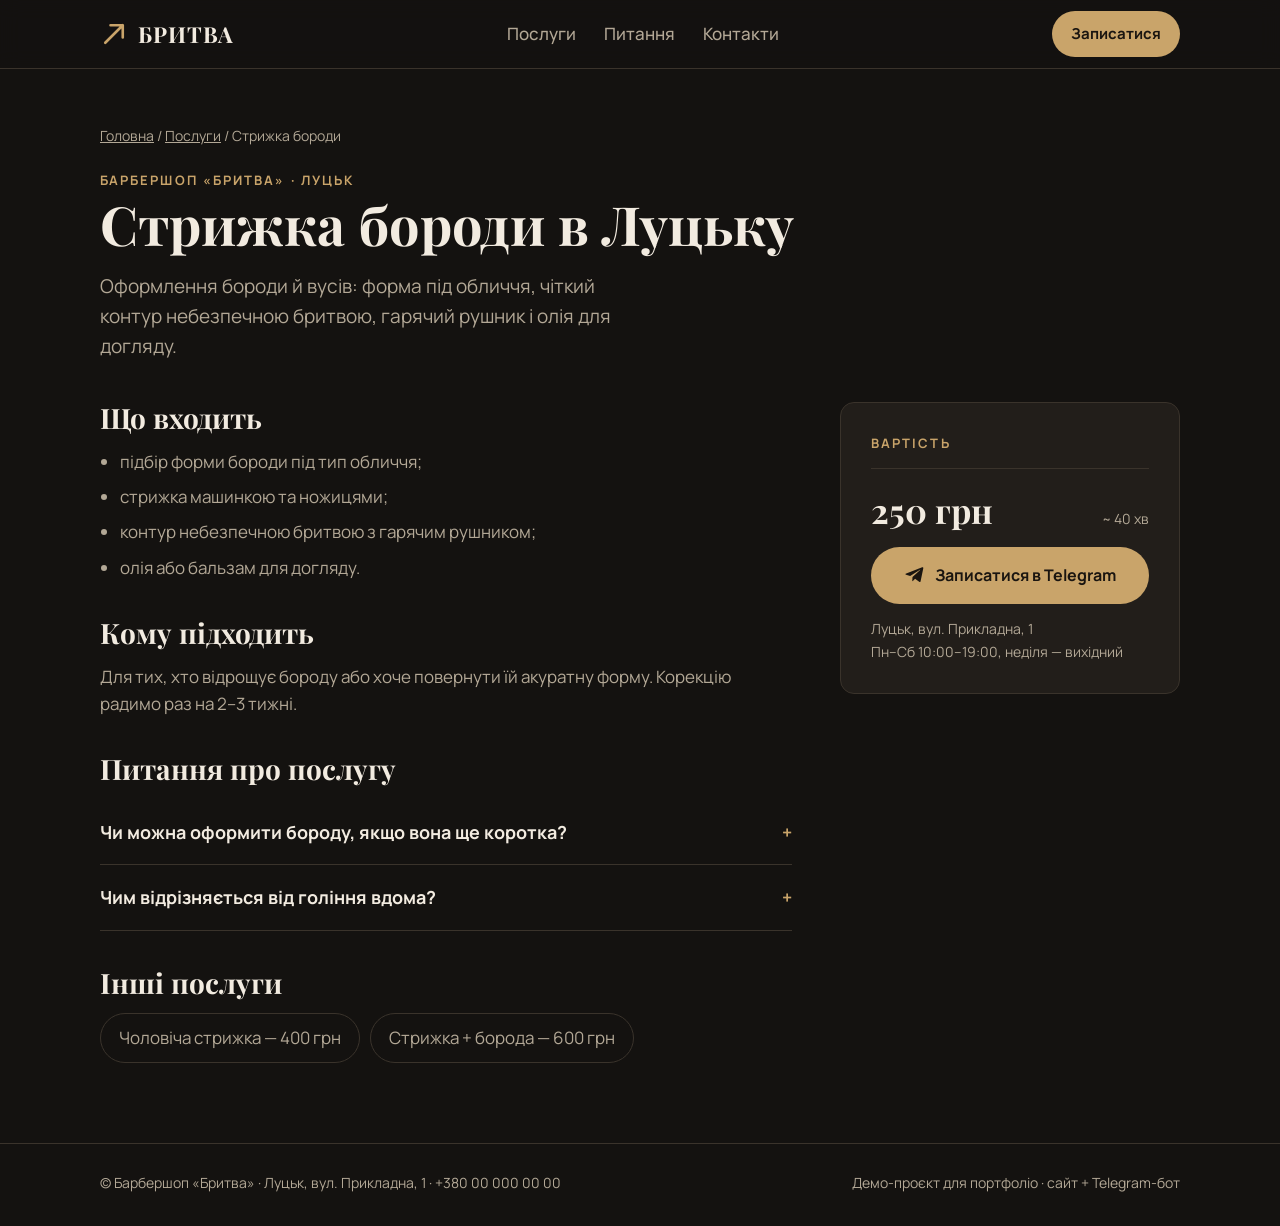
<file: docs/posluhy/stryzhka-borody/index.html>
<!doctype html>
<html lang="uk">
<head>
  <meta charset="utf-8">
  <meta name="viewport" content="width=device-width, initial-scale=1">
  <title>Стрижка бороди в Луцьку — 250 грн | Барбершоп «Бритва»</title>
  <meta name="description" content="Стрижка бороди в барбершопі «Бритва», Луцьк: 250 грн, близько 40 хв. Форма, контур небезпечною бритвою, догляд олією. Запис онлайн у Telegram.">
  <link rel="canonical" href="https://maksimka22.github.io/barber-bot/posluhy/stryzhka-borody/">
  <meta property="og:type" content="website">
  <meta property="og:locale" content="uk_UA">
  <meta property="og:site_name" content="Барбершоп «Бритва»">
  <meta property="og:title" content="Стрижка бороди в Луцьку — 250 грн | Барбершоп «Бритва»">
  <meta property="og:description" content="Стрижка бороди в барбершопі «Бритва», Луцьк: 250 грн, близько 40 хв. Форма, контур небезпечною бритвою, догляд олією. Запис онлайн у Telegram.">
  <meta property="og:url" content="https://maksimka22.github.io/barber-bot/posluhy/stryzhka-borody/">
  <meta property="og:image" content="https://maksimka22.github.io/barber-bot/og.jpg">
  <meta property="og:image:width" content="1200">
  <meta property="og:image:height" content="630">
  <meta name="twitter:card" content="summary_large_image">
  <link rel="icon" href="data:image/svg+xml,%3Csvg xmlns='http://www.w3.org/2000/svg' viewBox='0 0 32 32'%3E%3Crect width='32' height='32' rx='6' fill='%23141210'/%3E%3Cpath d='M9 23 23 9M13 9h10v10' stroke='%23c9a46a' stroke-width='3' fill='none' stroke-linecap='round'/%3E%3C/svg%3E">
  <link rel="preconnect" href="https://fonts.googleapis.com">
  <link rel="preconnect" href="https://fonts.gstatic.com" crossorigin>
  <link rel="preload" as="style" href="https://fonts.googleapis.com/css2?family=Manrope:wght@400;500;600;700&family=Playfair+Display:wght@600;700&display=swap" onload="this.onload=null;this.rel='stylesheet'">
  <noscript><link rel="stylesheet" href="https://fonts.googleapis.com/css2?family=Manrope:wght@400;500;600;700&family=Playfair+Display:wght@600;700&display=swap"></noscript>
  <style>
/* Барбершоп «Бритва» — спільні стилі для всіх сторінок. */
:root {
  --bg: #141210;
  --bg-2: #1c1916;
  --card: #221e1a;
  --line: #3a332b;
  --text: #f2ebe0;
  --muted: #b3a896;
  --accent: #c9a46a;
  --accent-ink: #1a1510;
  --tg: #2aabee;
  --radius: 14px;
  --wrap: 1120px;
}

* { box-sizing: border-box; }
html { scroll-behavior: smooth; }
body {
  margin: 0;
  background: var(--bg);
  color: var(--text);
  font: 400 17px/1.6 "Manrope", system-ui, sans-serif;
  -webkit-font-smoothing: antialiased;
}
a { color: inherit; }
h1, h2, h3 { font-family: "Playfair Display", Georgia, serif; line-height: 1.15; margin: 0; }
h2 { font-size: clamp(30px, 4vw, 44px); }
p { margin: 0; }
:focus-visible { outline: 2px solid var(--accent); outline-offset: 3px; }

.wrap { max-width: var(--wrap); margin: 0 auto; padding: 0 20px; }
.eyebrow {
  font-size: 13px; font-weight: 700; letter-spacing: .16em; text-transform: uppercase;
  color: var(--accent);
}
.section { padding: 96px 0; scroll-margin-top: 68px; }
.section-head { display: grid; gap: 14px; max-width: 640px; margin-bottom: 48px; }
.section-head p { color: var(--muted); }

/* Кнопки */
.btn {
  display: inline-flex; align-items: center; justify-content: center; gap: 10px;
  padding: 15px 26px; border-radius: 999px; border: 1px solid transparent;
  font-weight: 700; font-size: 16px; text-decoration: none; white-space: nowrap;
  transition: transform .15s ease, background-color .15s ease, border-color .15s ease;
}
.btn:hover { transform: translateY(-1px); }
.btn-primary { background: var(--accent); color: var(--accent-ink); }
.btn-primary:hover { background: #d8b67f; }
.btn-ghost { border-color: var(--line); color: var(--text); }
.btn-ghost:hover { border-color: var(--accent); }
.btn svg { width: 20px; height: 20px; flex: none; }

/* Шапка */
.header {
  position: sticky; top: 0; z-index: 10;
  background: rgba(20, 18, 16, .88); backdrop-filter: blur(10px);
  border-bottom: 1px solid var(--line);
}
.header .wrap { display: flex; align-items: center; justify-content: space-between; height: 68px; gap: 20px; }
.logo { display: flex; align-items: center; gap: 10px; font: 700 22px "Playfair Display", serif; text-decoration: none; letter-spacing: .04em; }
.logo svg { width: 28px; height: 28px; }
.nav { display: flex; gap: 28px; }
.nav a { color: var(--muted); text-decoration: none; font-weight: 500; }
.nav a:hover { color: var(--text); }
.header .btn { padding: 10px 18px; font-size: 15px; }

/* Перший екран */
.hero { padding: 88px 0 96px; position: relative; overflow: hidden; }
.hero .wrap { display: grid; grid-template-columns: 1.15fr .85fr; gap: 56px; align-items: center; }
.hero h1 { font-size: clamp(40px, 6vw, 68px); margin: 18px 0 22px; }
.hero h1 em { font-style: normal; color: var(--accent); }
.hero-lead { color: var(--muted); font-size: 19px; max-width: 520px; }
.hero-actions { display: flex; flex-wrap: wrap; gap: 14px; margin-top: 34px; }
.hero-note { margin-top: 18px; font-size: 14px; color: var(--muted); }

.pole {
  position: relative; aspect-ratio: 4 / 5; border-radius: 28px; overflow: hidden;
  border: 1px solid var(--line);
  background:
    repeating-linear-gradient(135deg, #2a241d 0 26px, #1f1b17 26px 52px);
}
.pole::after {
  content: ""; position: absolute; inset: 0;
  background: radial-gradient(120% 80% at 30% 20%, rgba(201,164,106,.22), transparent 60%);
}
.pole-card {
  position: absolute; left: 22px; right: 22px; bottom: 22px; z-index: 1;
  background: rgba(20, 18, 16, .92); border: 1px solid var(--line); border-radius: var(--radius);
  padding: 20px 22px; display: grid; grid-template-columns: repeat(3, 1fr); gap: 12px; text-align: center;
}
.pole-card b { display: block; font: 700 22px "Playfair Display", serif; color: var(--accent); }
.pole-card span { font-size: 13px; color: var(--muted); }
.pole-mark {
  position: absolute; top: 28px; left: 28px; z-index: 1; width: 64px; height: 64px;
  color: var(--accent);
}

/* Кроки */
.steps { display: grid; grid-template-columns: repeat(3, 1fr); gap: 20px; counter-reset: step; }
.step {
  background: var(--bg-2); border: 1px solid var(--line); border-radius: var(--radius);
  padding: 28px; counter-increment: step;
}
.step::before {
  content: counter(step, decimal-leading-zero);
  display: block; font: 700 15px "Manrope", sans-serif; color: var(--accent); letter-spacing: .1em; margin-bottom: 18px;
}
.step h3 { font-size: 22px; margin-bottom: 8px; }
.step p { color: var(--muted); }

/* Послуги */
.services { background: var(--bg-2); border-block: 1px solid var(--line); }
.price-list { display: grid; grid-template-columns: repeat(3, 1fr); gap: 20px; }
.price {
  display: flex; flex-direction: column; gap: 14px;
  background: var(--card); border: 1px solid var(--line); border-radius: var(--radius); padding: 30px;
}
.price.featured { border-color: var(--accent); }
.price-tag {
  align-self: flex-start; font-size: 12px; font-weight: 700; letter-spacing: .08em; text-transform: uppercase;
  background: var(--accent); color: var(--accent-ink); padding: 4px 10px; border-radius: 999px;
}
.price h3 { font-size: 24px; }
.price p { color: var(--muted); flex: 1; }
.price-row { display: flex; align-items: baseline; justify-content: space-between; gap: 12px; border-top: 1px solid var(--line); padding-top: 18px; }
.price-row b { font: 700 30px "Playfair Display", serif; }
.price-row span { color: var(--muted); font-size: 14px; }
.price .btn { width: 100%; }

/* Чому ми */
.features { display: grid; grid-template-columns: repeat(4, 1fr); gap: 32px; }
.feature svg { width: 32px; height: 32px; color: var(--accent); margin-bottom: 16px; }
.feature h3 { font-size: 20px; margin-bottom: 8px; }
.feature p { color: var(--muted); font-size: 16px; }

/* Контакти */
.contact-grid { display: grid; grid-template-columns: 1fr 1fr; gap: 20px; }
.panel { background: var(--bg-2); border: 1px solid var(--line); border-radius: var(--radius); padding: 32px; }
.panel h3 { font-size: 24px; margin-bottom: 20px; }
.hours { list-style: none; margin: 0; padding: 0; }
.hours li { display: flex; justify-content: space-between; padding: 12px 0; border-bottom: 1px dashed var(--line); }
.hours li:last-child { border-bottom: 0; }
.hours .off { color: var(--muted); }
.contacts { display: grid; gap: 18px; }
.contacts div span { display: block; font-size: 13px; color: var(--muted); text-transform: uppercase; letter-spacing: .08em; }

/* Фінальний заклик */
.cta { text-align: center; padding: 96px 0; }
.cta h2 { margin: 14px auto 18px; max-width: 700px; }
.cta p { color: var(--muted); margin: 0 auto 32px; max-width: 520px; }

.footer { border-top: 1px solid var(--line); padding: 28px 0 32px; color: var(--muted); font-size: 14px; }
.footer .wrap { display: flex; flex-wrap: wrap; justify-content: space-between; gap: 12px; }

/* Кнопка запису внизу на телефоні */
.mobile-cta { display: none; }

@media (max-width: 900px) {
  .hero .wrap { grid-template-columns: 1fr; gap: 40px; }
  .pole { aspect-ratio: 16 / 10; }
  .steps, .price-list { grid-template-columns: 1fr; }
  .features { grid-template-columns: 1fr 1fr; }
  .contact-grid { grid-template-columns: 1fr; }
  .nav { display: none; }
}

@media (max-width: 600px) {
  body { font-size: 16px; padding-bottom: 84px; }
  .wrap { padding: 0 16px; }
  .section, .cta { padding: 64px 0; }
  .hero { padding: 48px 0 64px; }
  .hero-actions .btn { width: 100%; }
  .pole { aspect-ratio: 4 / 3; }
  .pole-card { left: 14px; right: 14px; bottom: 14px; padding: 16px 12px; }
  .pole-card b { font-size: 18px; }
  .features { grid-template-columns: 1fr; gap: 28px; }
  .panel { padding: 24px; }
  .header .btn { display: none; }
  .mobile-cta {
    display: block; position: fixed; left: 0; right: 0; bottom: 0; z-index: 20;
    padding: 12px 16px calc(12px + env(safe-area-inset-bottom));
    background: rgba(20, 18, 16, .95); border-top: 1px solid var(--line);
  }
  .mobile-cta .btn { width: 100%; }
}

@media (prefers-reduced-motion: reduce) {
  html { scroll-behavior: auto; }
  .btn { transition: none; }
}

/* ---------- Локальне SEO: хлібні крихти, FAQ, сторінки послуг ---------- */
.breadcrumbs { font-size: 14px; color: var(--muted); margin-bottom: 18px; }
.breadcrumbs a { color: var(--muted); }
.breadcrumbs a:hover { color: var(--text); }

.faq { max-width: 820px; }
.faq details { border-bottom: 1px solid var(--line); padding: 18px 0; }
.faq summary { cursor: pointer; font-weight: 700; font-size: 18px; list-style: none; }
.faq summary::-webkit-details-marker { display: none; }
.faq summary::after { content: "+"; float: right; color: var(--accent); font-weight: 700; }
.faq details[open] summary::after { content: "–"; }
.faq details p { margin-top: 12px; color: var(--muted); }

.price h3 a { text-decoration: none; }
.price h3 a:hover { color: var(--accent); }
.price-more { font-size: 15px; font-weight: 600; color: var(--accent); text-decoration: none; }

.page-hero { padding: 56px 0 40px; }
.page-hero h1 { font-size: clamp(34px, 5vw, 54px); margin-bottom: 16px; }
.page-layout { display: grid; grid-template-columns: 1fr 340px; gap: 48px; align-items: start; padding-bottom: 72px; }
.content h2 { font-size: 28px; margin: 36px 0 14px; }
.content h2:first-child { margin-top: 0; }
.content p, .content li { color: var(--muted); }
.content ul { padding-left: 20px; margin: 0; }
.content li { margin-bottom: 8px; }
.aside { position: sticky; top: 90px; display: grid; gap: 14px; }
.aside .price-row b { font-size: 34px; }
.aside .btn { width: 100%; }
.aside-note { font-size: 14px; color: var(--muted); }
.content .other-services { display: flex; flex-wrap: wrap; gap: 10px; margin: 0; padding: 0; list-style: none; }
.other-services a { display: inline-block; padding: 10px 18px; border: 1px solid var(--line); border-radius: 999px; text-decoration: none; }
.other-services a:hover { border-color: var(--accent); color: var(--accent); }

@media (max-width: 900px) {
  .page-layout { grid-template-columns: 1fr; }
  .aside { position: static; }
}
  </style>
  <script type="application/ld+json">{"@context": "https://schema.org", "@graph": [{"@type": "HairSalon", "@id": "https://maksimka22.github.io/barber-bot/#barbershop", "name": "Барбершоп «Бритва»", "description": "Барбершоп у Луцьку: чоловічі стрижки, стрижка бороди, запис онлайн у Telegram.", "url": "https://maksimka22.github.io/barber-bot/", "image": "https://maksimka22.github.io/barber-bot/og.jpg", "telephone": "+380000000000", "priceRange": "250–600 грн", "currenciesAccepted": "UAH", "paymentAccepted": "Готівка, картка", "address": {"@type": "PostalAddress", "streetAddress": "вул. Прикладна, 1", "addressLocality": "Луцьк", "addressRegion": "Волинська область", "postalCode": "43000", "addressCountry": "UA"}, "areaServed": {"@type": "City", "name": "Луцьк"}, "openingHoursSpecification": [{"@type": "OpeningHoursSpecification", "dayOfWeek": ["Monday", "Tuesday", "Wednesday", "Thursday", "Friday", "Saturday"], "opens": "10:00", "closes": "19:00"}], "sameAs": ["https://t.me/barrrber_bot"], "potentialAction": {"@type": "ReserveAction", "name": "Записатися в Telegram", "target": "https://t.me/barrrber_bot"}, "hasOfferCatalog": {"@type": "OfferCatalog", "name": "Послуги барбершопу", "itemListElement": [{"@type": "Offer", "price": "400", "priceCurrency": "UAH", "itemOffered": {"@type": "Service", "name": "Чоловіча стрижка", "url": "https://maksimka22.github.io/barber-bot/posluhy/cholovicha-stryzhka/"}}, {"@type": "Offer", "price": "250", "priceCurrency": "UAH", "itemOffered": {"@type": "Service", "name": "Стрижка бороди", "url": "https://maksimka22.github.io/barber-bot/posluhy/stryzhka-borody/"}}, {"@type": "Offer", "price": "600", "priceCurrency": "UAH", "itemOffered": {"@type": "Service", "name": "Стрижка + борода", "url": "https://maksimka22.github.io/barber-bot/posluhy/stryzhka-i-boroda/"}}]}}, {"@type": "Service", "name": "Стрижка бороди", "serviceType": "Стрижка бороди", "url": "https://maksimka22.github.io/barber-bot/posluhy/stryzhka-borody/", "provider": {"@id": "https://maksimka22.github.io/barber-bot/#barbershop"}, "areaServed": {"@type": "City", "name": "Луцьк"}, "offers": {"@type": "Offer", "price": "250", "priceCurrency": "UAH"}}, {"@type": "BreadcrumbList", "itemListElement": [{"@type": "ListItem", "position": 1, "name": "Головна", "item": "https://maksimka22.github.io/barber-bot/"}, {"@type": "ListItem", "position": 2, "name": "Послуги", "item": "https://maksimka22.github.io/barber-bot/#services"}, {"@type": "ListItem", "position": 3, "name": "Стрижка бороди", "item": "https://maksimka22.github.io/barber-bot/posluhy/stryzhka-borody/"}]}, {"@type": "FAQPage", "mainEntity": [{"@type": "Question", "name": "Чи можна оформити бороду, якщо вона ще коротка?", "acceptedAnswer": {"@type": "Answer", "text": "Так, навіть щетину можна оформити: майстер задасть контур, щоб борода росла рівно."}}, {"@type": "Question", "name": "Чим відрізняється від гоління вдома?", "acceptedAnswer": {"@type": "Answer", "text": "Майстер підбирає форму під обличчя й робить чистий контур бритвою — вдома так рівно зробити складно."}}]}]}</script>
</head>
<body>

  <svg width="0" height="0" style="position:absolute" aria-hidden="true">
    <symbol id="i-tg" viewBox="0 0 24 24"><path fill="currentColor" d="M21.9 4.3 18.7 19.4c-.2 1-.9 1.3-1.7.8l-4.9-3.6-2.4 2.3c-.3.3-.5.5-1 .5l.3-5 9.2-8.3c.4-.4-.1-.6-.6-.2L6.2 13.1l-4.9-1.5c-1-.3-1.1-1 .2-1.5L20.6 2.8c.9-.3 1.6.2 1.3 1.5z"/></symbol>
    <symbol id="i-razor" viewBox="0 0 32 32"><path d="M6 26 26 6M12 6h14v14" stroke="currentColor" stroke-width="3" fill="none" stroke-linecap="round" stroke-linejoin="round"/></symbol>
  </svg>

  <header class="header">
    <div class="wrap">
      <a class="logo" href="../../" aria-label="Барбершоп «Бритва», головна">
        <svg aria-hidden="true"><use href="#i-razor" style="color: var(--accent)"/></svg>
        БРИТВА
      </a>
      <nav class="nav" aria-label="Розділи">
        <a href="../../#services">Послуги</a>
        <a href="../../#faq">Питання</a>
        <a href="../../#contacts">Контакти</a>
      </nav>
      <a class="btn btn-primary" href="https://t.me/barrrber_bot" target="_blank" rel="noopener">Записатися</a>
    </div>
  </header>

  <main id="top">
    <section class="page-hero">
      <div class="wrap">
        <nav class="breadcrumbs" aria-label="Хлібні крихти"><a href="../../">Головна</a> / <a href="../../#services">Послуги</a> / <span aria-current="page">Стрижка бороди</span></nav>
        <span class="eyebrow">Барбершоп «Бритва» · Луцьк</span>
        <h1>Стрижка бороди в Луцьку</h1>
        <p class="hero-lead">Оформлення бороди й вусів: форма під обличчя, чіткий контур небезпечною бритвою, гарячий рушник і олія для догляду.</p>
      </div>
    </section>

    <div class="wrap page-layout">
      <article class="content">
        <h2>Що входить</h2>
        <ul>
              <li>підбір форми бороди під тип обличчя;</li>
              <li>стрижка машинкою та ножицями;</li>
              <li>контур небезпечною бритвою з гарячим рушником;</li>
              <li>олія або бальзам для догляду.</li>
        </ul>

        <h2>Кому підходить</h2>
        <p>Для тих, хто відрощує бороду або хоче повернути їй акуратну форму. Корекцію радимо раз на 2–3 тижні.</p>

        <h2>Питання про послугу</h2>
        <div class="faq">
          <details><summary>Чи можна оформити бороду, якщо вона ще коротка?</summary><p>Так, навіть щетину можна оформити: майстер задасть контур, щоб борода росла рівно.</p></details>
          <details><summary>Чим відрізняється від гоління вдома?</summary><p>Майстер підбирає форму під обличчя й робить чистий контур бритвою — вдома так рівно зробити складно.</p></details>
        </div>

        <h2>Інші послуги</h2>
        <ul class="other-services">
              <li><a href="../cholovicha-stryzhka/">Чоловіча стрижка — 400 грн</a></li>
              <li><a href="../stryzhka-i-boroda/">Стрижка + борода — 600 грн</a></li>
        </ul>
      </article>

      <aside class="aside price">
        <span class="eyebrow">Вартість</span>
        <div class="price-row"><b>250 грн</b><span>~ 40 хв</span></div>
        <a class="btn btn-primary" href="https://t.me/barrrber_bot" target="_blank" rel="noopener">
            <svg aria-hidden="true"><use href="#i-tg"/></svg>
            Записатися в Telegram
          </a>
        <p class="aside-note">Луцьк, вул. Прикладна, 1<br>Пн–Сб 10:00–19:00, неділя — вихідний</p>
      </aside>
    </div>
  </main>

  <footer class="footer">
    <div class="wrap">
      <span>© Барбершоп «Бритва» · Луцьк, вул. Прикладна, 1 · +380 00 000 00 00</span>
      <span>Демо-проєкт для портфоліо · сайт + Telegram-бот</span>
    </div>
  </footer>

  <div class="mobile-cta">
    <a class="btn btn-primary" href="https://t.me/barrrber_bot" target="_blank" rel="noopener">
            <svg aria-hidden="true"><use href="#i-tg"/></svg>
            Записатися в Telegram
          </a>
  </div>

</body>
</html>
</file>
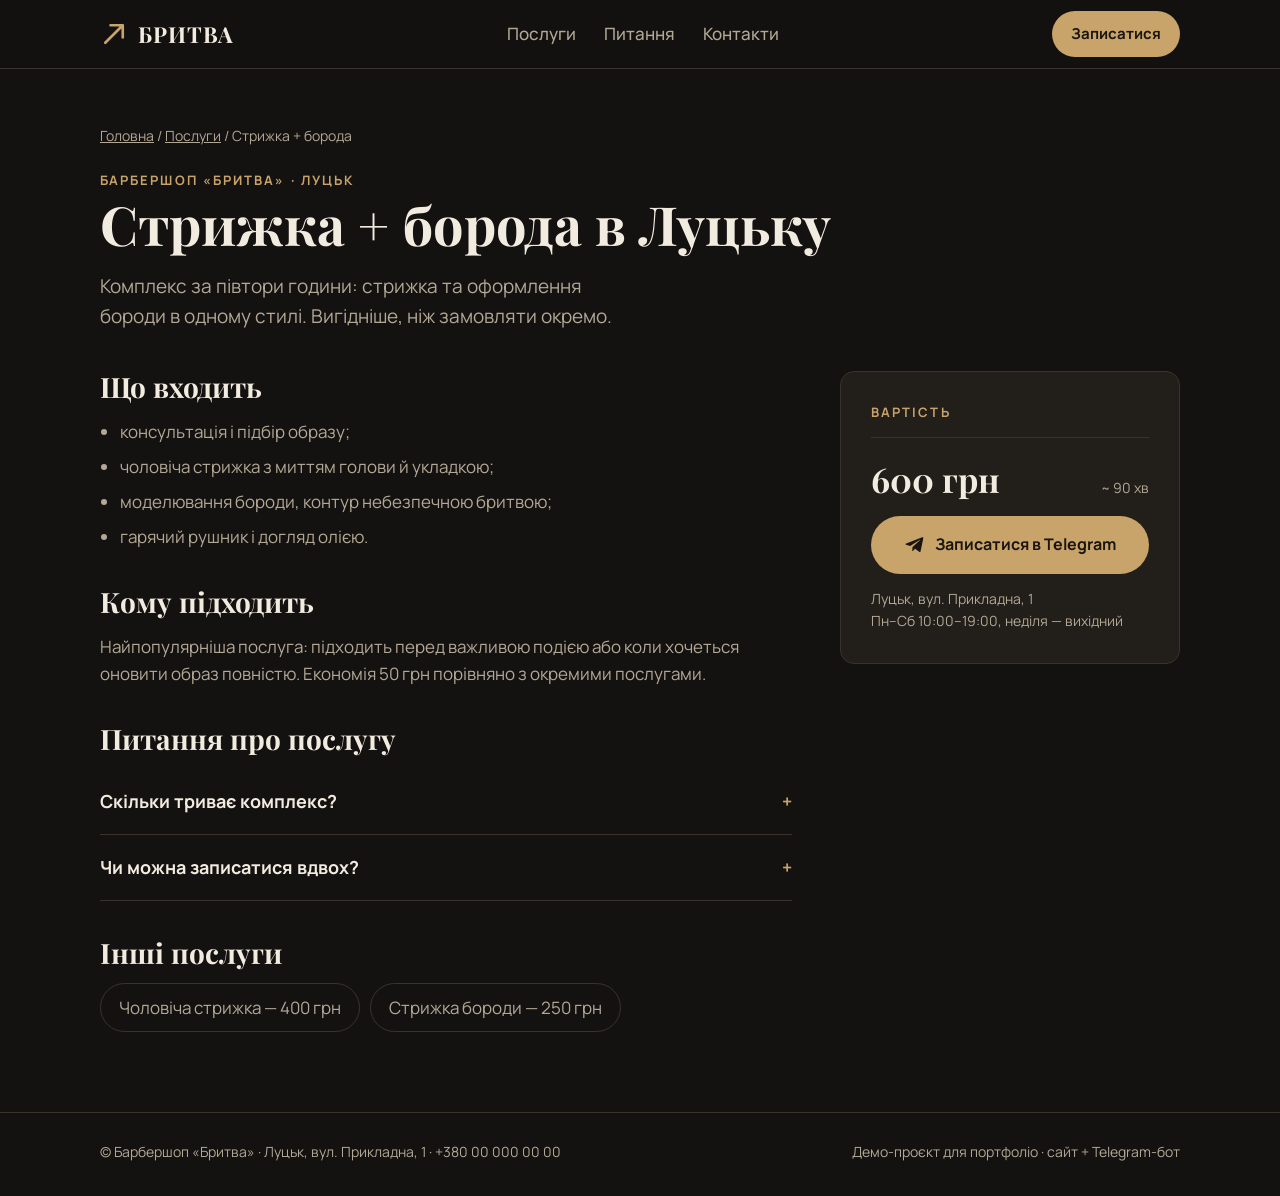
<file: docs/posluhy/stryzhka-i-boroda/index.html>
<!doctype html>
<html lang="uk">
<head>
  <meta charset="utf-8">
  <meta name="viewport" content="width=device-width, initial-scale=1">
  <title>Стрижка + борода в Луцьку — 600 грн | Барбершоп «Бритва»</title>
  <meta name="description" content="Стрижка + борода в барбершопі «Бритва», Луцьк: 600 грн, близько 90 хв. Повний образ: стрижка, моделювання бороди, гарячий рушник. Запис онлайн у Telegram.">
  <link rel="canonical" href="https://maksimka22.github.io/barber-bot/posluhy/stryzhka-i-boroda/">
  <meta property="og:type" content="website">
  <meta property="og:locale" content="uk_UA">
  <meta property="og:site_name" content="Барбершоп «Бритва»">
  <meta property="og:title" content="Стрижка + борода в Луцьку — 600 грн | Барбершоп «Бритва»">
  <meta property="og:description" content="Стрижка + борода в барбершопі «Бритва», Луцьк: 600 грн, близько 90 хв. Повний образ: стрижка, моделювання бороди, гарячий рушник. Запис онлайн у Telegram.">
  <meta property="og:url" content="https://maksimka22.github.io/barber-bot/posluhy/stryzhka-i-boroda/">
  <meta property="og:image" content="https://maksimka22.github.io/barber-bot/og.jpg">
  <meta property="og:image:width" content="1200">
  <meta property="og:image:height" content="630">
  <meta name="twitter:card" content="summary_large_image">
  <link rel="icon" href="data:image/svg+xml,%3Csvg xmlns='http://www.w3.org/2000/svg' viewBox='0 0 32 32'%3E%3Crect width='32' height='32' rx='6' fill='%23141210'/%3E%3Cpath d='M9 23 23 9M13 9h10v10' stroke='%23c9a46a' stroke-width='3' fill='none' stroke-linecap='round'/%3E%3C/svg%3E">
  <link rel="preconnect" href="https://fonts.googleapis.com">
  <link rel="preconnect" href="https://fonts.gstatic.com" crossorigin>
  <link rel="preload" as="style" href="https://fonts.googleapis.com/css2?family=Manrope:wght@400;500;600;700&family=Playfair+Display:wght@600;700&display=swap" onload="this.onload=null;this.rel='stylesheet'">
  <noscript><link rel="stylesheet" href="https://fonts.googleapis.com/css2?family=Manrope:wght@400;500;600;700&family=Playfair+Display:wght@600;700&display=swap"></noscript>
  <style>
/* Барбершоп «Бритва» — спільні стилі для всіх сторінок. */
:root {
  --bg: #141210;
  --bg-2: #1c1916;
  --card: #221e1a;
  --line: #3a332b;
  --text: #f2ebe0;
  --muted: #b3a896;
  --accent: #c9a46a;
  --accent-ink: #1a1510;
  --tg: #2aabee;
  --radius: 14px;
  --wrap: 1120px;
}

* { box-sizing: border-box; }
html { scroll-behavior: smooth; }
body {
  margin: 0;
  background: var(--bg);
  color: var(--text);
  font: 400 17px/1.6 "Manrope", system-ui, sans-serif;
  -webkit-font-smoothing: antialiased;
}
a { color: inherit; }
h1, h2, h3 { font-family: "Playfair Display", Georgia, serif; line-height: 1.15; margin: 0; }
h2 { font-size: clamp(30px, 4vw, 44px); }
p { margin: 0; }
:focus-visible { outline: 2px solid var(--accent); outline-offset: 3px; }

.wrap { max-width: var(--wrap); margin: 0 auto; padding: 0 20px; }
.eyebrow {
  font-size: 13px; font-weight: 700; letter-spacing: .16em; text-transform: uppercase;
  color: var(--accent);
}
.section { padding: 96px 0; scroll-margin-top: 68px; }
.section-head { display: grid; gap: 14px; max-width: 640px; margin-bottom: 48px; }
.section-head p { color: var(--muted); }

/* Кнопки */
.btn {
  display: inline-flex; align-items: center; justify-content: center; gap: 10px;
  padding: 15px 26px; border-radius: 999px; border: 1px solid transparent;
  font-weight: 700; font-size: 16px; text-decoration: none; white-space: nowrap;
  transition: transform .15s ease, background-color .15s ease, border-color .15s ease;
}
.btn:hover { transform: translateY(-1px); }
.btn-primary { background: var(--accent); color: var(--accent-ink); }
.btn-primary:hover { background: #d8b67f; }
.btn-ghost { border-color: var(--line); color: var(--text); }
.btn-ghost:hover { border-color: var(--accent); }
.btn svg { width: 20px; height: 20px; flex: none; }

/* Шапка */
.header {
  position: sticky; top: 0; z-index: 10;
  background: rgba(20, 18, 16, .88); backdrop-filter: blur(10px);
  border-bottom: 1px solid var(--line);
}
.header .wrap { display: flex; align-items: center; justify-content: space-between; height: 68px; gap: 20px; }
.logo { display: flex; align-items: center; gap: 10px; font: 700 22px "Playfair Display", serif; text-decoration: none; letter-spacing: .04em; }
.logo svg { width: 28px; height: 28px; }
.nav { display: flex; gap: 28px; }
.nav a { color: var(--muted); text-decoration: none; font-weight: 500; }
.nav a:hover { color: var(--text); }
.header .btn { padding: 10px 18px; font-size: 15px; }

/* Перший екран */
.hero { padding: 88px 0 96px; position: relative; overflow: hidden; }
.hero .wrap { display: grid; grid-template-columns: 1.15fr .85fr; gap: 56px; align-items: center; }
.hero h1 { font-size: clamp(40px, 6vw, 68px); margin: 18px 0 22px; }
.hero h1 em { font-style: normal; color: var(--accent); }
.hero-lead { color: var(--muted); font-size: 19px; max-width: 520px; }
.hero-actions { display: flex; flex-wrap: wrap; gap: 14px; margin-top: 34px; }
.hero-note { margin-top: 18px; font-size: 14px; color: var(--muted); }

.pole {
  position: relative; aspect-ratio: 4 / 5; border-radius: 28px; overflow: hidden;
  border: 1px solid var(--line);
  background:
    repeating-linear-gradient(135deg, #2a241d 0 26px, #1f1b17 26px 52px);
}
.pole::after {
  content: ""; position: absolute; inset: 0;
  background: radial-gradient(120% 80% at 30% 20%, rgba(201,164,106,.22), transparent 60%);
}
.pole-card {
  position: absolute; left: 22px; right: 22px; bottom: 22px; z-index: 1;
  background: rgba(20, 18, 16, .92); border: 1px solid var(--line); border-radius: var(--radius);
  padding: 20px 22px; display: grid; grid-template-columns: repeat(3, 1fr); gap: 12px; text-align: center;
}
.pole-card b { display: block; font: 700 22px "Playfair Display", serif; color: var(--accent); }
.pole-card span { font-size: 13px; color: var(--muted); }
.pole-mark {
  position: absolute; top: 28px; left: 28px; z-index: 1; width: 64px; height: 64px;
  color: var(--accent);
}

/* Кроки */
.steps { display: grid; grid-template-columns: repeat(3, 1fr); gap: 20px; counter-reset: step; }
.step {
  background: var(--bg-2); border: 1px solid var(--line); border-radius: var(--radius);
  padding: 28px; counter-increment: step;
}
.step::before {
  content: counter(step, decimal-leading-zero);
  display: block; font: 700 15px "Manrope", sans-serif; color: var(--accent); letter-spacing: .1em; margin-bottom: 18px;
}
.step h3 { font-size: 22px; margin-bottom: 8px; }
.step p { color: var(--muted); }

/* Послуги */
.services { background: var(--bg-2); border-block: 1px solid var(--line); }
.price-list { display: grid; grid-template-columns: repeat(3, 1fr); gap: 20px; }
.price {
  display: flex; flex-direction: column; gap: 14px;
  background: var(--card); border: 1px solid var(--line); border-radius: var(--radius); padding: 30px;
}
.price.featured { border-color: var(--accent); }
.price-tag {
  align-self: flex-start; font-size: 12px; font-weight: 700; letter-spacing: .08em; text-transform: uppercase;
  background: var(--accent); color: var(--accent-ink); padding: 4px 10px; border-radius: 999px;
}
.price h3 { font-size: 24px; }
.price p { color: var(--muted); flex: 1; }
.price-row { display: flex; align-items: baseline; justify-content: space-between; gap: 12px; border-top: 1px solid var(--line); padding-top: 18px; }
.price-row b { font: 700 30px "Playfair Display", serif; }
.price-row span { color: var(--muted); font-size: 14px; }
.price .btn { width: 100%; }

/* Чому ми */
.features { display: grid; grid-template-columns: repeat(4, 1fr); gap: 32px; }
.feature svg { width: 32px; height: 32px; color: var(--accent); margin-bottom: 16px; }
.feature h3 { font-size: 20px; margin-bottom: 8px; }
.feature p { color: var(--muted); font-size: 16px; }

/* Контакти */
.contact-grid { display: grid; grid-template-columns: 1fr 1fr; gap: 20px; }
.panel { background: var(--bg-2); border: 1px solid var(--line); border-radius: var(--radius); padding: 32px; }
.panel h3 { font-size: 24px; margin-bottom: 20px; }
.hours { list-style: none; margin: 0; padding: 0; }
.hours li { display: flex; justify-content: space-between; padding: 12px 0; border-bottom: 1px dashed var(--line); }
.hours li:last-child { border-bottom: 0; }
.hours .off { color: var(--muted); }
.contacts { display: grid; gap: 18px; }
.contacts div span { display: block; font-size: 13px; color: var(--muted); text-transform: uppercase; letter-spacing: .08em; }

/* Фінальний заклик */
.cta { text-align: center; padding: 96px 0; }
.cta h2 { margin: 14px auto 18px; max-width: 700px; }
.cta p { color: var(--muted); margin: 0 auto 32px; max-width: 520px; }

.footer { border-top: 1px solid var(--line); padding: 28px 0 32px; color: var(--muted); font-size: 14px; }
.footer .wrap { display: flex; flex-wrap: wrap; justify-content: space-between; gap: 12px; }

/* Кнопка запису внизу на телефоні */
.mobile-cta { display: none; }

@media (max-width: 900px) {
  .hero .wrap { grid-template-columns: 1fr; gap: 40px; }
  .pole { aspect-ratio: 16 / 10; }
  .steps, .price-list { grid-template-columns: 1fr; }
  .features { grid-template-columns: 1fr 1fr; }
  .contact-grid { grid-template-columns: 1fr; }
  .nav { display: none; }
}

@media (max-width: 600px) {
  body { font-size: 16px; padding-bottom: 84px; }
  .wrap { padding: 0 16px; }
  .section, .cta { padding: 64px 0; }
  .hero { padding: 48px 0 64px; }
  .hero-actions .btn { width: 100%; }
  .pole { aspect-ratio: 4 / 3; }
  .pole-card { left: 14px; right: 14px; bottom: 14px; padding: 16px 12px; }
  .pole-card b { font-size: 18px; }
  .features { grid-template-columns: 1fr; gap: 28px; }
  .panel { padding: 24px; }
  .header .btn { display: none; }
  .mobile-cta {
    display: block; position: fixed; left: 0; right: 0; bottom: 0; z-index: 20;
    padding: 12px 16px calc(12px + env(safe-area-inset-bottom));
    background: rgba(20, 18, 16, .95); border-top: 1px solid var(--line);
  }
  .mobile-cta .btn { width: 100%; }
}

@media (prefers-reduced-motion: reduce) {
  html { scroll-behavior: auto; }
  .btn { transition: none; }
}

/* ---------- Локальне SEO: хлібні крихти, FAQ, сторінки послуг ---------- */
.breadcrumbs { font-size: 14px; color: var(--muted); margin-bottom: 18px; }
.breadcrumbs a { color: var(--muted); }
.breadcrumbs a:hover { color: var(--text); }

.faq { max-width: 820px; }
.faq details { border-bottom: 1px solid var(--line); padding: 18px 0; }
.faq summary { cursor: pointer; font-weight: 700; font-size: 18px; list-style: none; }
.faq summary::-webkit-details-marker { display: none; }
.faq summary::after { content: "+"; float: right; color: var(--accent); font-weight: 700; }
.faq details[open] summary::after { content: "–"; }
.faq details p { margin-top: 12px; color: var(--muted); }

.price h3 a { text-decoration: none; }
.price h3 a:hover { color: var(--accent); }
.price-more { font-size: 15px; font-weight: 600; color: var(--accent); text-decoration: none; }

.page-hero { padding: 56px 0 40px; }
.page-hero h1 { font-size: clamp(34px, 5vw, 54px); margin-bottom: 16px; }
.page-layout { display: grid; grid-template-columns: 1fr 340px; gap: 48px; align-items: start; padding-bottom: 72px; }
.content h2 { font-size: 28px; margin: 36px 0 14px; }
.content h2:first-child { margin-top: 0; }
.content p, .content li { color: var(--muted); }
.content ul { padding-left: 20px; margin: 0; }
.content li { margin-bottom: 8px; }
.aside { position: sticky; top: 90px; display: grid; gap: 14px; }
.aside .price-row b { font-size: 34px; }
.aside .btn { width: 100%; }
.aside-note { font-size: 14px; color: var(--muted); }
.content .other-services { display: flex; flex-wrap: wrap; gap: 10px; margin: 0; padding: 0; list-style: none; }
.other-services a { display: inline-block; padding: 10px 18px; border: 1px solid var(--line); border-radius: 999px; text-decoration: none; }
.other-services a:hover { border-color: var(--accent); color: var(--accent); }

@media (max-width: 900px) {
  .page-layout { grid-template-columns: 1fr; }
  .aside { position: static; }
}
  </style>
  <script type="application/ld+json">{"@context": "https://schema.org", "@graph": [{"@type": "HairSalon", "@id": "https://maksimka22.github.io/barber-bot/#barbershop", "name": "Барбершоп «Бритва»", "description": "Барбершоп у Луцьку: чоловічі стрижки, стрижка бороди, запис онлайн у Telegram.", "url": "https://maksimka22.github.io/barber-bot/", "image": "https://maksimka22.github.io/barber-bot/og.jpg", "telephone": "+380000000000", "priceRange": "250–600 грн", "currenciesAccepted": "UAH", "paymentAccepted": "Готівка, картка", "address": {"@type": "PostalAddress", "streetAddress": "вул. Прикладна, 1", "addressLocality": "Луцьк", "addressRegion": "Волинська область", "postalCode": "43000", "addressCountry": "UA"}, "areaServed": {"@type": "City", "name": "Луцьк"}, "openingHoursSpecification": [{"@type": "OpeningHoursSpecification", "dayOfWeek": ["Monday", "Tuesday", "Wednesday", "Thursday", "Friday", "Saturday"], "opens": "10:00", "closes": "19:00"}], "sameAs": ["https://t.me/barrrber_bot"], "potentialAction": {"@type": "ReserveAction", "name": "Записатися в Telegram", "target": "https://t.me/barrrber_bot"}, "hasOfferCatalog": {"@type": "OfferCatalog", "name": "Послуги барбершопу", "itemListElement": [{"@type": "Offer", "price": "400", "priceCurrency": "UAH", "itemOffered": {"@type": "Service", "name": "Чоловіча стрижка", "url": "https://maksimka22.github.io/barber-bot/posluhy/cholovicha-stryzhka/"}}, {"@type": "Offer", "price": "250", "priceCurrency": "UAH", "itemOffered": {"@type": "Service", "name": "Стрижка бороди", "url": "https://maksimka22.github.io/barber-bot/posluhy/stryzhka-borody/"}}, {"@type": "Offer", "price": "600", "priceCurrency": "UAH", "itemOffered": {"@type": "Service", "name": "Стрижка + борода", "url": "https://maksimka22.github.io/barber-bot/posluhy/stryzhka-i-boroda/"}}]}}, {"@type": "Service", "name": "Стрижка + борода", "serviceType": "Стрижка + борода", "url": "https://maksimka22.github.io/barber-bot/posluhy/stryzhka-i-boroda/", "provider": {"@id": "https://maksimka22.github.io/barber-bot/#barbershop"}, "areaServed": {"@type": "City", "name": "Луцьк"}, "offers": {"@type": "Offer", "price": "600", "priceCurrency": "UAH"}}, {"@type": "BreadcrumbList", "itemListElement": [{"@type": "ListItem", "position": 1, "name": "Головна", "item": "https://maksimka22.github.io/barber-bot/"}, {"@type": "ListItem", "position": 2, "name": "Послуги", "item": "https://maksimka22.github.io/barber-bot/#services"}, {"@type": "ListItem", "position": 3, "name": "Стрижка + борода", "item": "https://maksimka22.github.io/barber-bot/posluhy/stryzhka-i-boroda/"}]}, {"@type": "FAQPage", "mainEntity": [{"@type": "Question", "name": "Скільки триває комплекс?", "acceptedAnswer": {"@type": "Answer", "text": "Близько 90 хвилин."}}, {"@type": "Question", "name": "Чи можна записатися вдвох?", "acceptedAnswer": {"@type": "Answer", "text": "Так, оберіть у боті два сусідні вільні слоти або напишіть нам — підберемо час."}}]}]}</script>
</head>
<body>

  <svg width="0" height="0" style="position:absolute" aria-hidden="true">
    <symbol id="i-tg" viewBox="0 0 24 24"><path fill="currentColor" d="M21.9 4.3 18.7 19.4c-.2 1-.9 1.3-1.7.8l-4.9-3.6-2.4 2.3c-.3.3-.5.5-1 .5l.3-5 9.2-8.3c.4-.4-.1-.6-.6-.2L6.2 13.1l-4.9-1.5c-1-.3-1.1-1 .2-1.5L20.6 2.8c.9-.3 1.6.2 1.3 1.5z"/></symbol>
    <symbol id="i-razor" viewBox="0 0 32 32"><path d="M6 26 26 6M12 6h14v14" stroke="currentColor" stroke-width="3" fill="none" stroke-linecap="round" stroke-linejoin="round"/></symbol>
  </svg>

  <header class="header">
    <div class="wrap">
      <a class="logo" href="../../" aria-label="Барбершоп «Бритва», головна">
        <svg aria-hidden="true"><use href="#i-razor" style="color: var(--accent)"/></svg>
        БРИТВА
      </a>
      <nav class="nav" aria-label="Розділи">
        <a href="../../#services">Послуги</a>
        <a href="../../#faq">Питання</a>
        <a href="../../#contacts">Контакти</a>
      </nav>
      <a class="btn btn-primary" href="https://t.me/barrrber_bot" target="_blank" rel="noopener">Записатися</a>
    </div>
  </header>

  <main id="top">
    <section class="page-hero">
      <div class="wrap">
        <nav class="breadcrumbs" aria-label="Хлібні крихти"><a href="../../">Головна</a> / <a href="../../#services">Послуги</a> / <span aria-current="page">Стрижка + борода</span></nav>
        <span class="eyebrow">Барбершоп «Бритва» · Луцьк</span>
        <h1>Стрижка + борода в Луцьку</h1>
        <p class="hero-lead">Комплекс за півтори години: стрижка та оформлення бороди в одному стилі. Вигідніше, ніж замовляти окремо.</p>
      </div>
    </section>

    <div class="wrap page-layout">
      <article class="content">
        <h2>Що входить</h2>
        <ul>
              <li>консультація і підбір образу;</li>
              <li>чоловіча стрижка з миттям голови й укладкою;</li>
              <li>моделювання бороди, контур небезпечною бритвою;</li>
              <li>гарячий рушник і догляд олією.</li>
        </ul>

        <h2>Кому підходить</h2>
        <p>Найпопулярніша послуга: підходить перед важливою подією або коли хочеться оновити образ повністю. Економія 50 грн порівняно з окремими послугами.</p>

        <h2>Питання про послугу</h2>
        <div class="faq">
          <details><summary>Скільки триває комплекс?</summary><p>Близько 90 хвилин.</p></details>
          <details><summary>Чи можна записатися вдвох?</summary><p>Так, оберіть у боті два сусідні вільні слоти або напишіть нам — підберемо час.</p></details>
        </div>

        <h2>Інші послуги</h2>
        <ul class="other-services">
              <li><a href="../cholovicha-stryzhka/">Чоловіча стрижка — 400 грн</a></li>
              <li><a href="../stryzhka-borody/">Стрижка бороди — 250 грн</a></li>
        </ul>
      </article>

      <aside class="aside price">
        <span class="eyebrow">Вартість</span>
        <div class="price-row"><b>600 грн</b><span>~ 90 хв</span></div>
        <a class="btn btn-primary" href="https://t.me/barrrber_bot" target="_blank" rel="noopener">
            <svg aria-hidden="true"><use href="#i-tg"/></svg>
            Записатися в Telegram
          </a>
        <p class="aside-note">Луцьк, вул. Прикладна, 1<br>Пн–Сб 10:00–19:00, неділя — вихідний</p>
      </aside>
    </div>
  </main>

  <footer class="footer">
    <div class="wrap">
      <span>© Барбершоп «Бритва» · Луцьк, вул. Прикладна, 1 · +380 00 000 00 00</span>
      <span>Демо-проєкт для портфоліо · сайт + Telegram-бот</span>
    </div>
  </footer>

  <div class="mobile-cta">
    <a class="btn btn-primary" href="https://t.me/barrrber_bot" target="_blank" rel="noopener">
            <svg aria-hidden="true"><use href="#i-tg"/></svg>
            Записатися в Telegram
          </a>
  </div>

</body>
</html>
</file>
